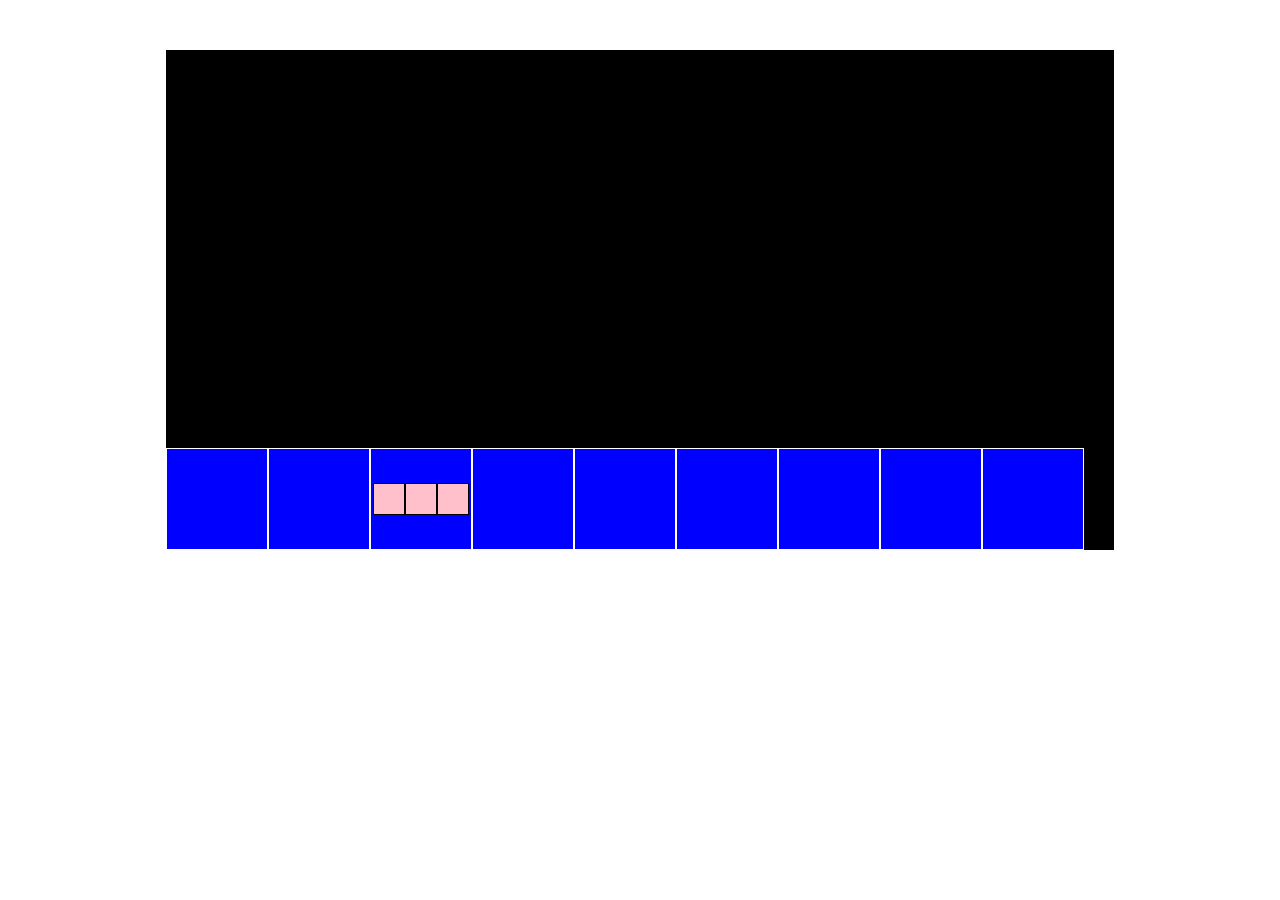
<file: test/index.html>
<!doctype html>
<html lang="en">
  <head>
    <meta charset="utf-8">
    <title>Verkefni 5</title>
    <link href="https://fonts.googleapis.com/css?family=Open+Sans:400,600" rel="stylesheet">
    <link rel="stylesheet" href="test.css">
  </head>

  <body>

    <div class="container">
        <div class="box"></div>
        <div class="box"></div>
        <div class="box">
            <div class="tinybox"></div>
            <div class="tinybox"></div>
            <div class="tinybox"></div>
        </div>
        <div class="box"></div>
        <div class="box"></div>
        <div class="box"></div>
        <div class="box"></div>
        <div class="box"></div>
        <div class="box"></div>
    </div>
    


  </body>
</html>
</file>
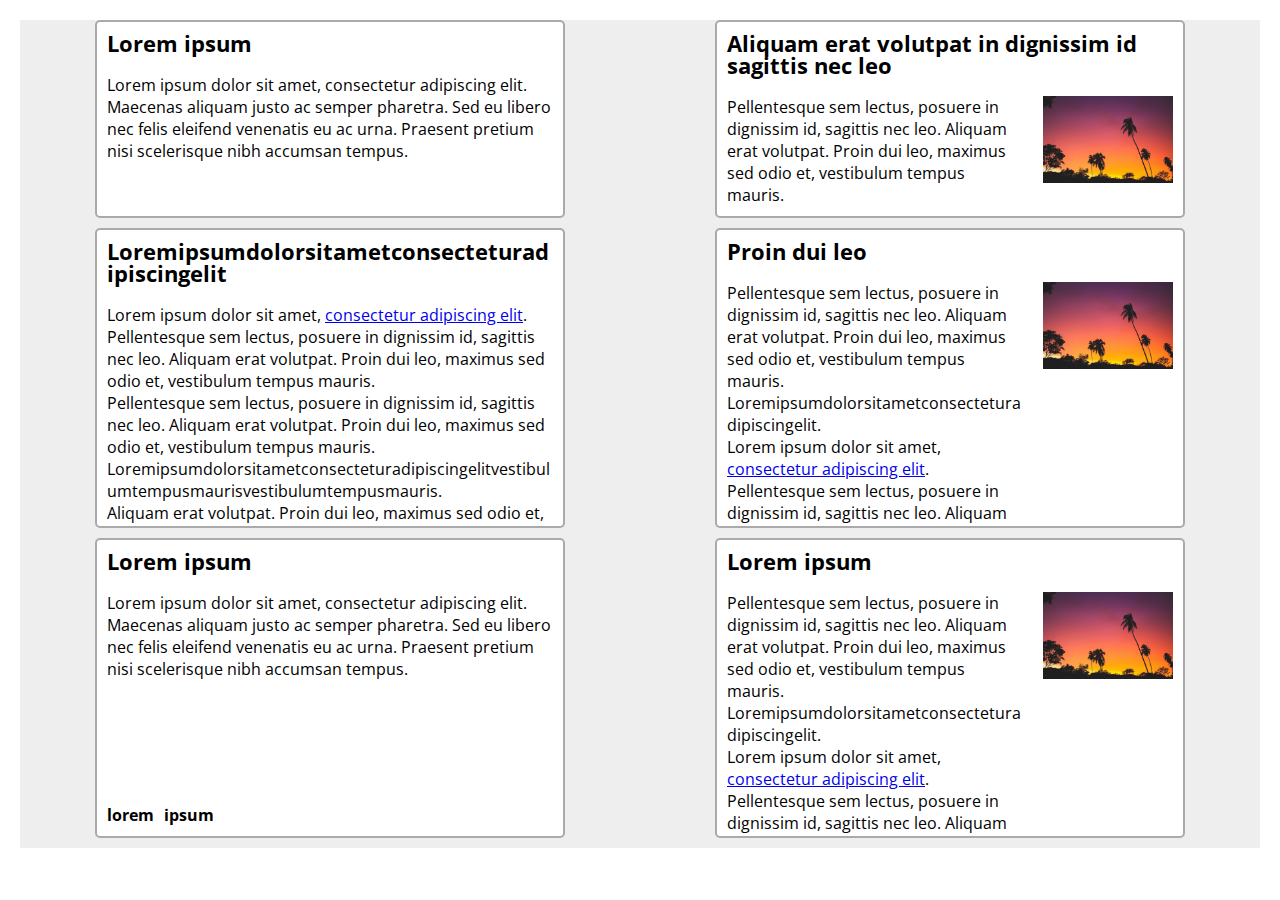
<file: v5-synilausn/index.html>
<!doctype html>
<html lang="en">
  <head>
    <meta charset="utf-8">
    <title>Verkefni 5</title>
    <link href="https://fonts.googleapis.com/css?family=Open+Sans:400,600" rel="stylesheet">
    <link rel="stylesheet" href="styles.css">
  </head>
  <body>
    <main>
      <div class="cards">

        <section class="card">
          <h2 class="card__title">Lorem ipsum</h2>
          <div class="card__content">
            <div class="card__text">
              <p>Lorem ipsum dolor sit amet, consectetur adipiscing elit. Maecenas aliquam justo ac semper pharetra. Sed eu libero nec felis eleifend venenatis eu ac urna. Praesent pretium nisi scelerisque nibh accumsan tempus.</p>
            </div>
          </div>
        </section>

        <section class="card">
          <h2 class="card__title">Aliquam erat volutpat in dignissim id sagittis nec leo</h2>
          <div class="card__content">
            <div class="card__text">
              <p>Pellentesque sem lectus, posuere in dignissim id, sagittis nec leo. Aliquam erat volutpat. Proin dui leo, maximus sed odio et, vestibulum tempus mauris.</p>
            </div>
            <div class="card__image">
              <img class="card__img" src="img.jpg">
            </div>
          </div>
        </section>

        <section class="card">
          <h2 class="card__title">Loremipsumdolorsitametconsecteturadipiscingelit</h2>
          <div class="card__content">
            <div class="card__text">
              <p>Lorem ipsum dolor sit amet, <a href="#">consectetur adipiscing elit</a>. Pellentesque sem lectus, posuere in dignissim id, sagittis nec leo. Aliquam erat volutpat. Proin dui leo, maximus sed odio et, vestibulum tempus mauris.</p>
              <p>Pellentesque sem lectus, posuere in dignissim id, sagittis nec leo. Aliquam erat volutpat. Proin dui leo, maximus sed odio et, vestibulum tempus mauris. Loremipsumdolorsitametconsecteturadipiscingelitvestibulumtempusmaurisvestibulumtempusmauris.</p>
              <p>Aliquam erat volutpat. Proin dui leo, maximus sed odio et, vestibulum tempus mauris.</p>
            </div>
          </div>
        </section>

        <section class="card">
          <h2 class="card__title">Proin dui leo</h2>
          <div class="card__content">
            <div class="card__text">
              <p>Pellentesque sem lectus, posuere in dignissim id, sagittis nec leo. Aliquam erat volutpat. Proin dui leo, maximus sed odio et, vestibulum tempus mauris. Loremipsumdolorsitametconsecteturadipiscingelit.</p>
              <p>Lorem ipsum dolor sit amet, <a href="#">consectetur adipiscing elit</a>. Pellentesque sem lectus, posuere in dignissim id, sagittis nec leo. Aliquam erat volutpat. Proin dui leo, maximus sed odio et, vestibulum tempus mauris.</p>
              <p>Pellentesque sem lectus, posuere in dignissim id, sagittis nec leo. Aliquam erat volutpat. Proin dui leo, maximus sed odio et, vestibulum tempus mauris. Loremipsumdolorsitametconsecteturadipiscingelit.</p>
            </div>
            <div class="card__image">
              <img class="card__img" src="img.jpg">
            </div>
          </div>
        </section>

        <section class="card">
          <h2 class="card__title">Lorem ipsum</h2>
          <div class="card__content">
            <div class="card__text">
              <p>Lorem ipsum dolor sit amet, consectetur adipiscing elit. Maecenas aliquam justo ac semper pharetra. Sed eu libero nec felis eleifend venenatis eu ac urna. Praesent pretium nisi scelerisque nibh accumsan tempus.</p>
            </div>
          </div>
          <ul class="card__tags">
            <li class="card__tag">lorem</li>
            <li class="card__tag">ipsum</li>
          </ul>
        </section>

        <section class="card">
          <h2 class="card__title">Lorem ipsum</h2>
          <div class="card__content">
            <div class="card__text">
              <p>Pellentesque sem lectus, posuere in dignissim id, sagittis nec leo. Aliquam erat volutpat. Proin dui leo, maximus sed odio et, vestibulum tempus mauris. Loremipsumdolorsitametconsecteturadipiscingelit.</p>
              <p>Lorem ipsum dolor sit amet, <a href="#">consectetur adipiscing elit</a>. Pellentesque sem lectus, posuere in dignissim id, sagittis nec leo. Aliquam erat volutpat. Proin dui leo, maximus sed odio et, vestibulum tempus mauris.</p>
              <p>Pellentesque sem lectus, posuere in dignissim id, sagittis nec leo. Aliquam erat volutpat. Proin dui leo, maximus sed odio et, vestibulum tempus mauris. Loremipsumdolorsitametconsecteturadipiscingelit.</p>
            </div>
            <div class="card__image">
              <img class="card__img" src="img.jpg">
            </div>
          </div>
          <ul class="card__tags">
            <li class="card__tag">lorem</li>
            <li class="card__tag">ipsum</li>
            <li class="card__tag">dolor</li>
            <li class="card__tag">foo</li>
            <li class="card__tag">bar</li>
            <li class="card__tag">baz</li>
            <li class="card__tag">lorem-ipsum</li>
            <li class="card__tag">dolor-sit-amet</li>
          </ul>
        </section>

      </div>
    </main>
  </body>
</html>
</file>
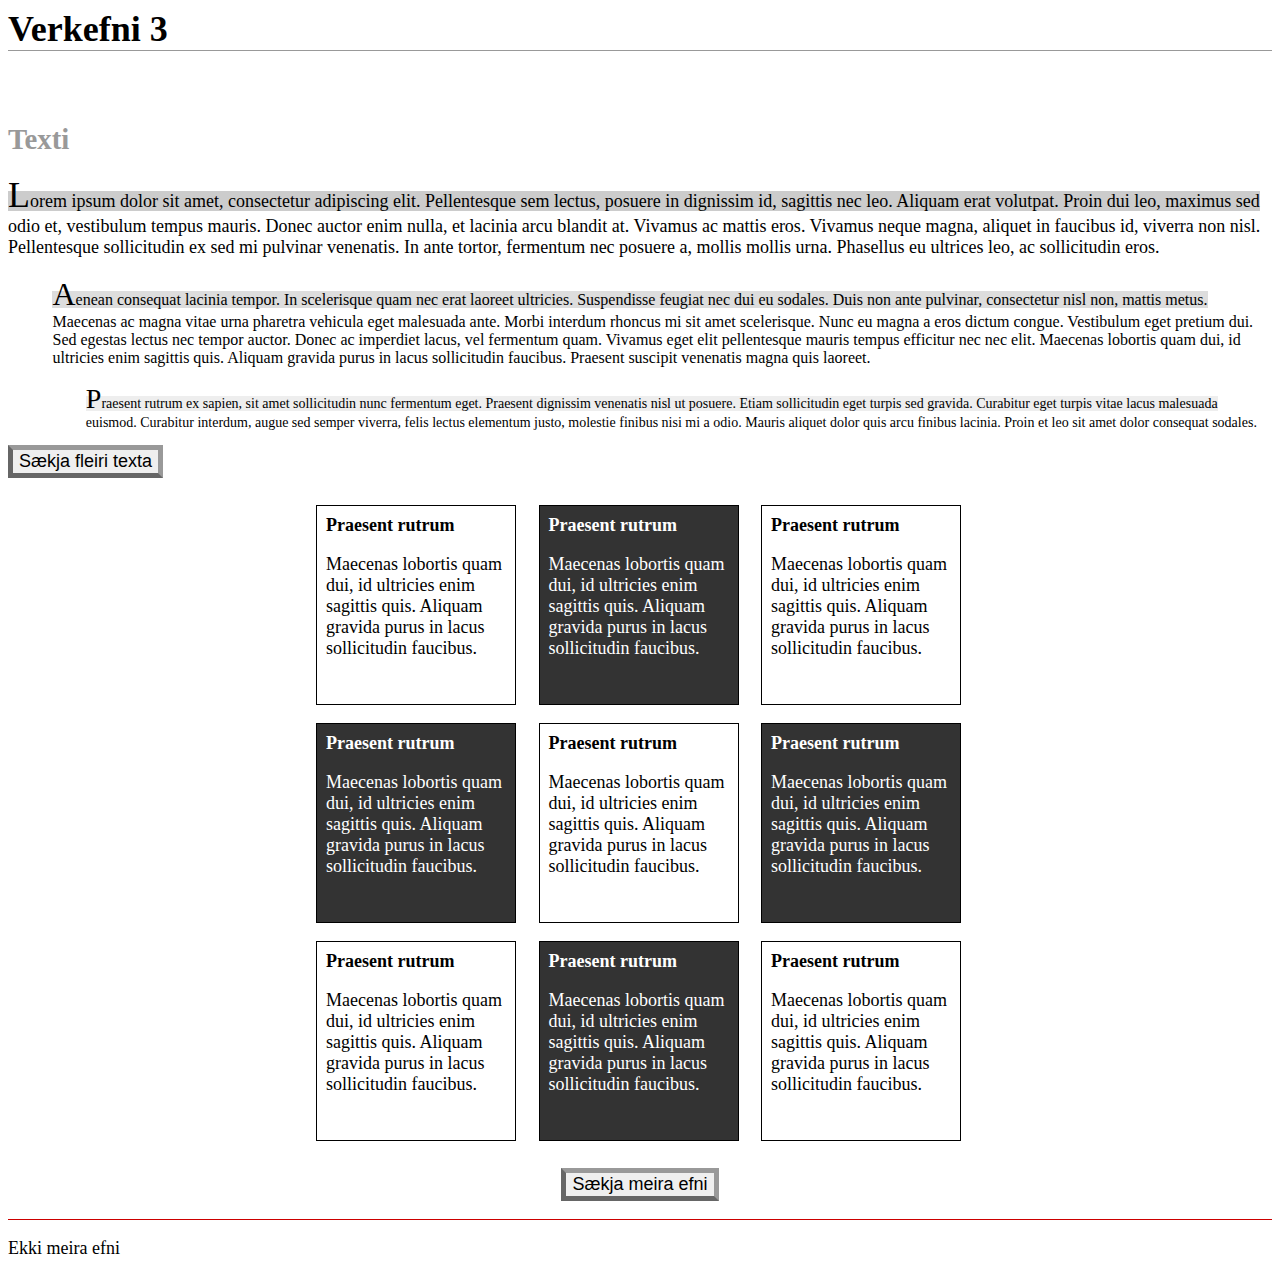
<file: verkefni3/index.html>
<!doctype html>
<html lang="is">
  <head>
    <meta charset="utf-8">
    <title>Verkefni 3</title>
    <link rel="stylesheet" href="styles.css">
  </head>
  <body>
    <main>
      <h1>Verkefni 3</h1>

      <section class="card-text">
        <h2>Texti</h2>

        <p>Lorem ipsum dolor sit amet, consectetur adipiscing elit. Pellentesque sem lectus, posuere in dignissim id, sagittis nec leo. Aliquam erat volutpat. Proin dui leo, maximus sed odio et, vestibulum tempus mauris. Donec auctor enim nulla, et lacinia arcu blandit at. Vivamus ac mattis eros. Vivamus neque magna, aliquet in faucibus id, viverra non nisl. Pellentesque sollicitudin ex sed mi pulvinar venenatis. In ante tortor, fermentum nec posuere a, mollis mollis urna. Phasellus eu ultrices leo, ac sollicitudin eros.</p>

        <p>Aenean consequat lacinia tempor. In scelerisque quam nec erat laoreet ultricies. Suspendisse feugiat nec dui eu sodales. Duis non ante pulvinar, consectetur nisl non, mattis metus. Maecenas ac magna vitae urna pharetra vehicula eget malesuada ante. Morbi interdum rhoncus mi sit amet scelerisque. Nunc eu magna a eros dictum congue. Vestibulum eget pretium dui. Sed egestas lectus nec tempor auctor. Donec ac imperdiet lacus, vel fermentum quam. Vivamus eget elit pellentesque mauris tempus efficitur nec nec elit. Maecenas lobortis quam dui, id ultricies enim sagittis quis. Aliquam gravida purus in lacus sollicitudin faucibus. Praesent suscipit venenatis magna quis laoreet.</p>

        <p>Praesent rutrum ex sapien, sit amet sollicitudin nunc fermentum eget. Praesent dignissim venenatis nisl ut posuere. Etiam sollicitudin eget turpis sed gravida. Curabitur eget turpis vitae lacus malesuada euismod. Curabitur interdum, augue sed semper viverra, felis lectus elementum justo, molestie finibus nisi mi a odio. Mauris aliquet dolor quis arcu finibus lacinia. Proin et leo sit amet dolor consequat sodales.</p>

        <button>Sækja fleiri texta</button>
      </section>

      <section class="card-section">
        <h2>Þessi fyrirsögn á ekki að sjást</h2>

        <div class="cards">
          <div class="card">
            <h3>Praesent rutrum</h3>
            <p>Maecenas lobortis quam dui, id ultricies enim sagittis quis. Aliquam gravida purus in lacus sollicitudin faucibus.</p>
          </div>
          <div class="card">
            <h3>Praesent rutrum</h3>
            <p>Maecenas lobortis quam dui, id ultricies enim sagittis quis. Aliquam gravida purus in lacus sollicitudin faucibus.</p>
          </div>
          <div class="card">
            <h3>Praesent rutrum</h3>
            <p>Maecenas lobortis quam dui, id ultricies enim sagittis quis. Aliquam gravida purus in lacus sollicitudin faucibus.</p>
          </div>
          <div class="card">
            <h3>Praesent rutrum</h3>
            <p>Maecenas lobortis quam dui, id ultricies enim sagittis quis. Aliquam gravida purus in lacus sollicitudin faucibus.</p>
          </div>
          <div class="card">
            <h3>Praesent rutrum</h3>
            <p>Maecenas lobortis quam dui, id ultricies enim sagittis quis. Aliquam gravida purus in lacus sollicitudin faucibus.</p>
          </div>
          <div class="card">
            <h3>Praesent rutrum</h3>
            <p>Maecenas lobortis quam dui, id ultricies enim sagittis quis. Aliquam gravida purus in lacus sollicitudin faucibus.</p>
          </div>
          <div class="card">
            <h3>Praesent rutrum</h3>
            <p>Maecenas lobortis quam dui, id ultricies enim sagittis quis. Aliquam gravida purus in lacus sollicitudin faucibus.</p>
          </div>
          <div class="card">
            <h3>Praesent rutrum</h3>
            <p>Maecenas lobortis quam dui, id ultricies enim sagittis quis. Aliquam gravida purus in lacus sollicitudin faucibus.</p>
          </div>
          <div class="card">
            <h3>Praesent rutrum</h3>
            <p>Maecenas lobortis quam dui, id ultricies enim sagittis quis. Aliquam gravida purus in lacus sollicitudin faucibus.</p>
          </div>
          <button>Sækja meira efni</button>
        </div>
      </section>
    </main>
  </body>
</html>
</file>
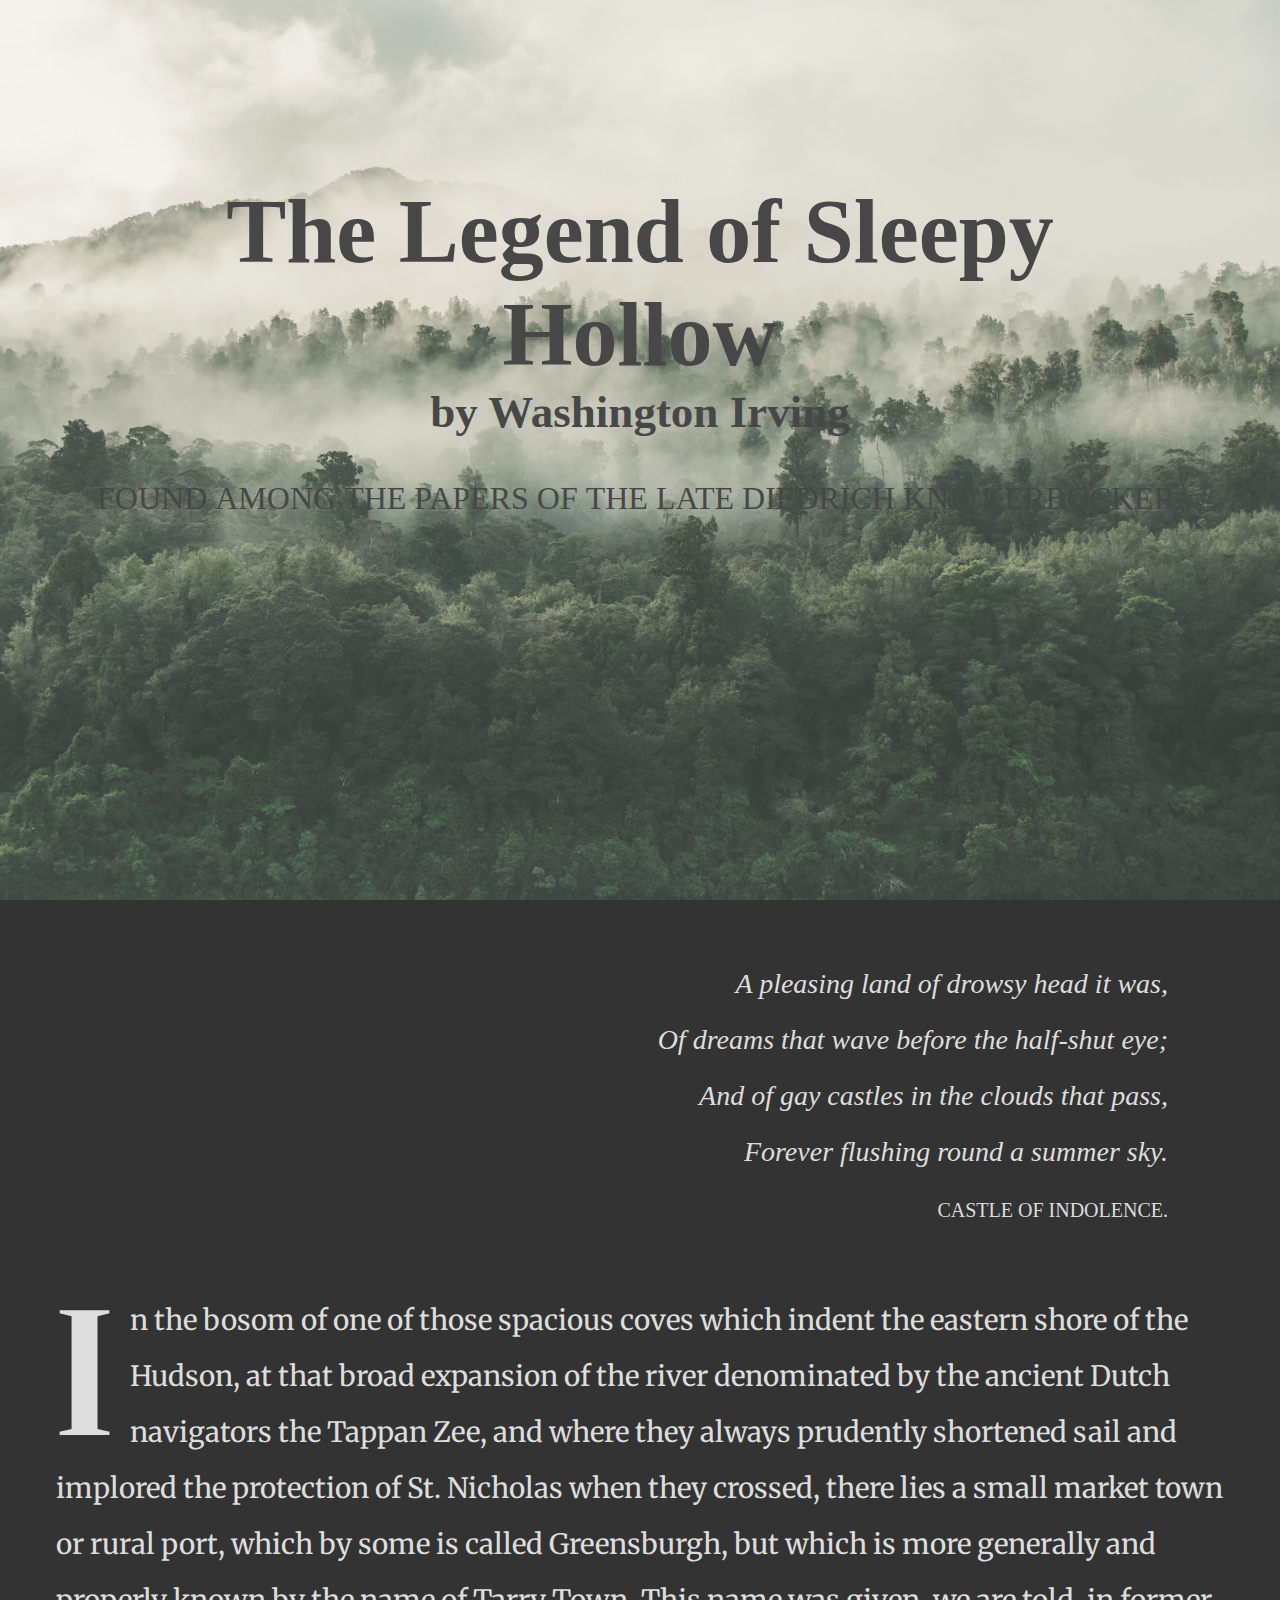
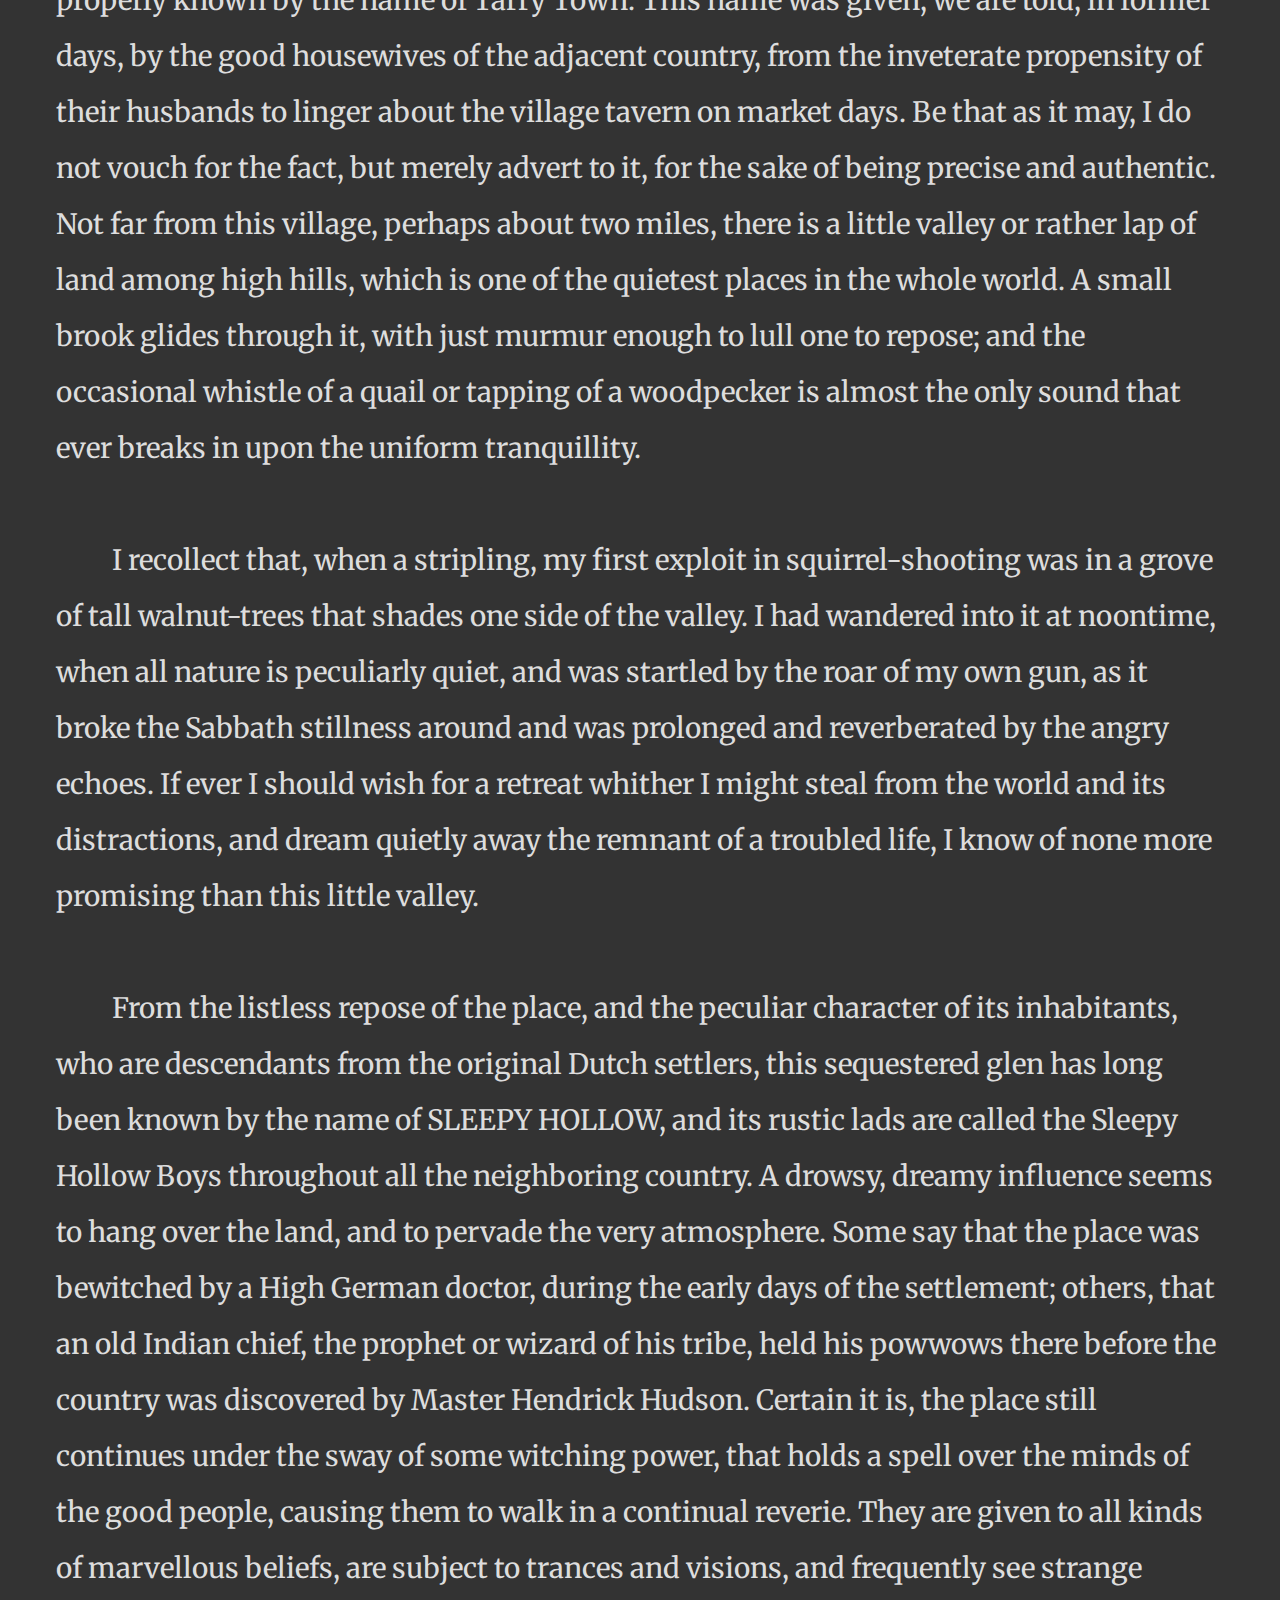
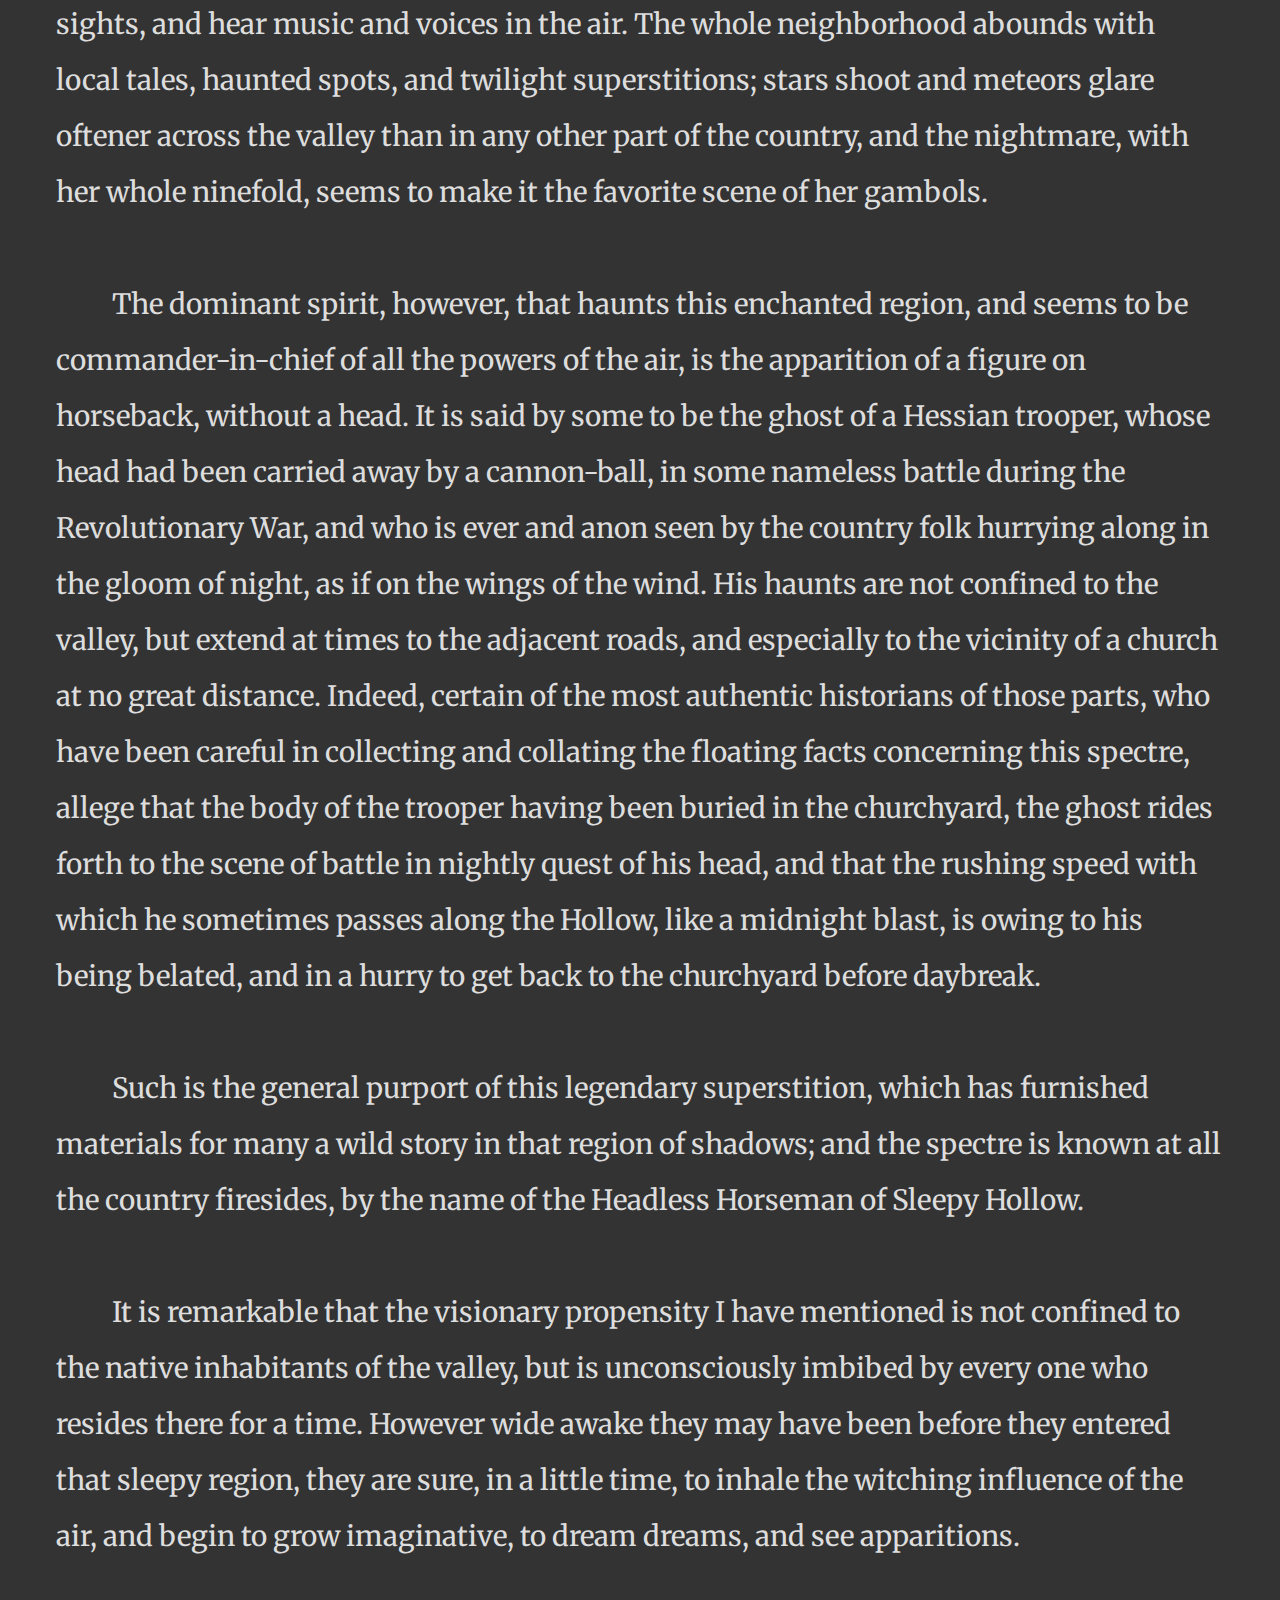
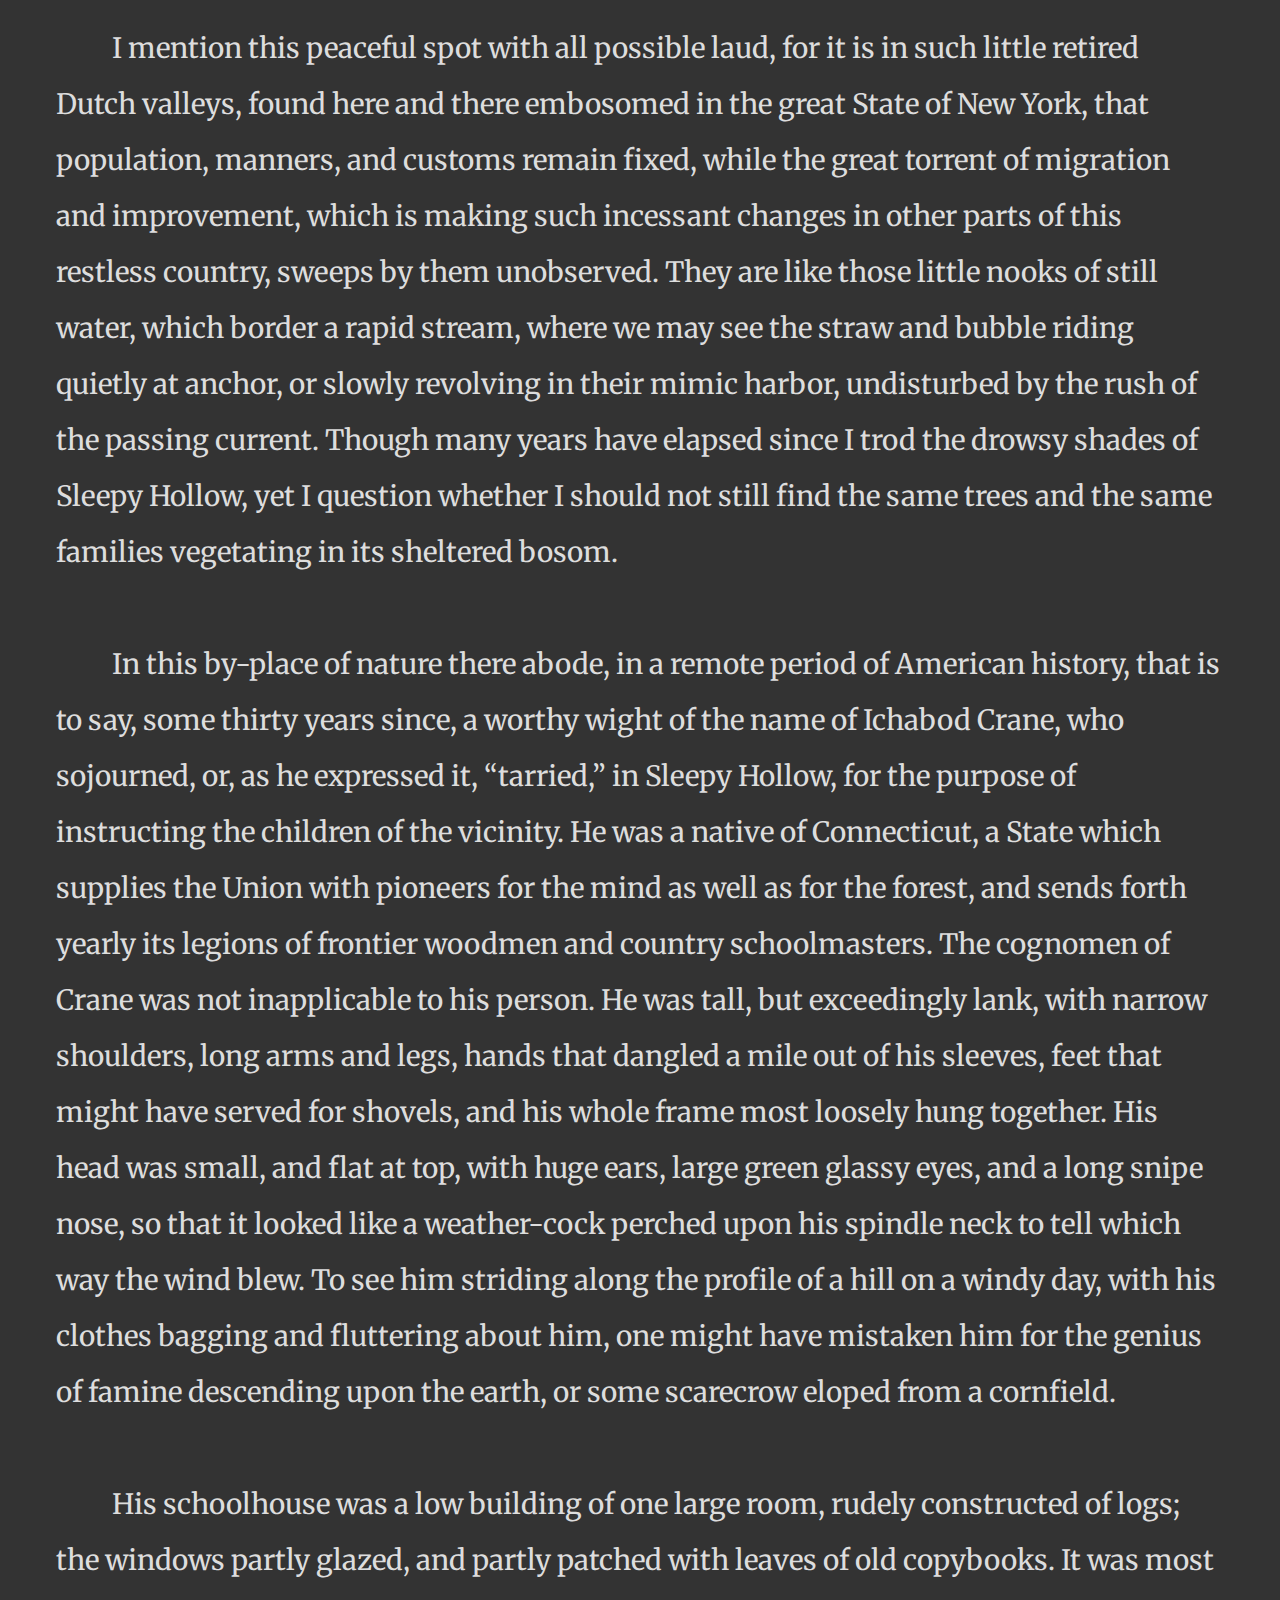
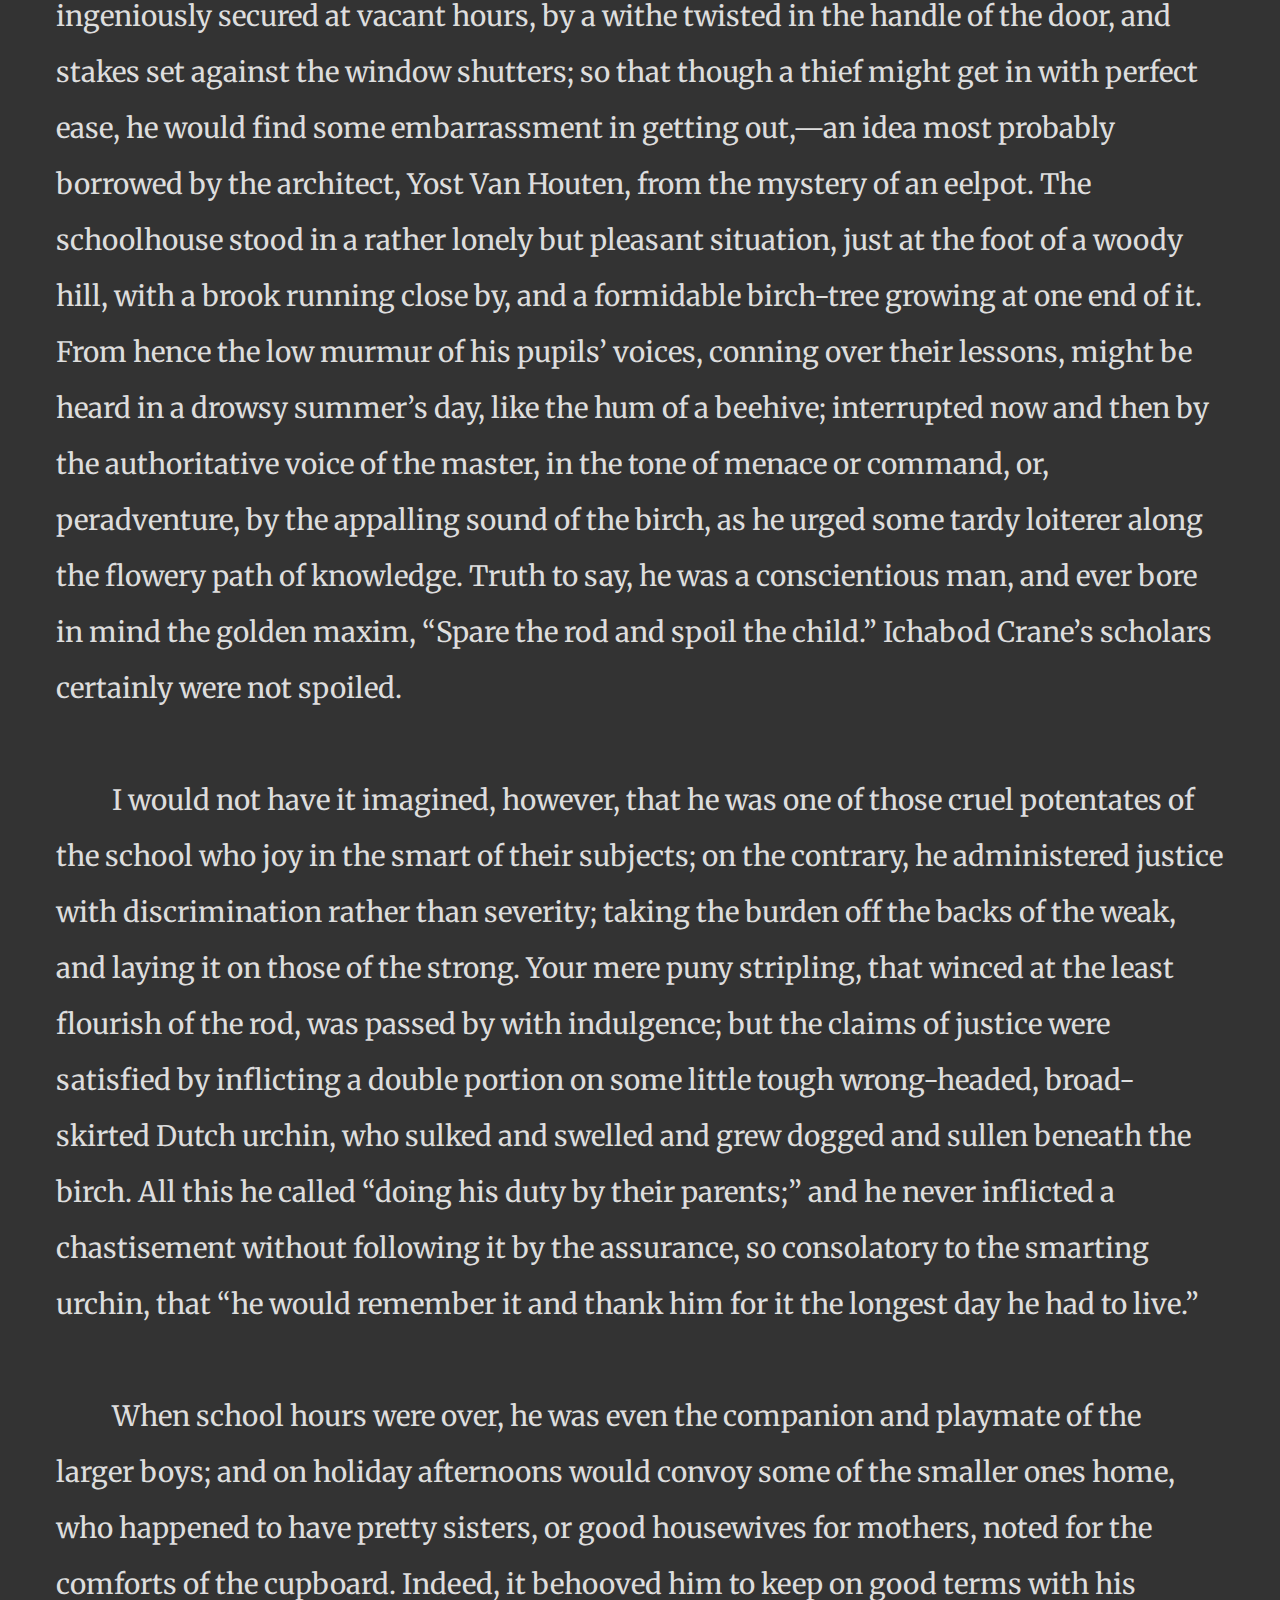
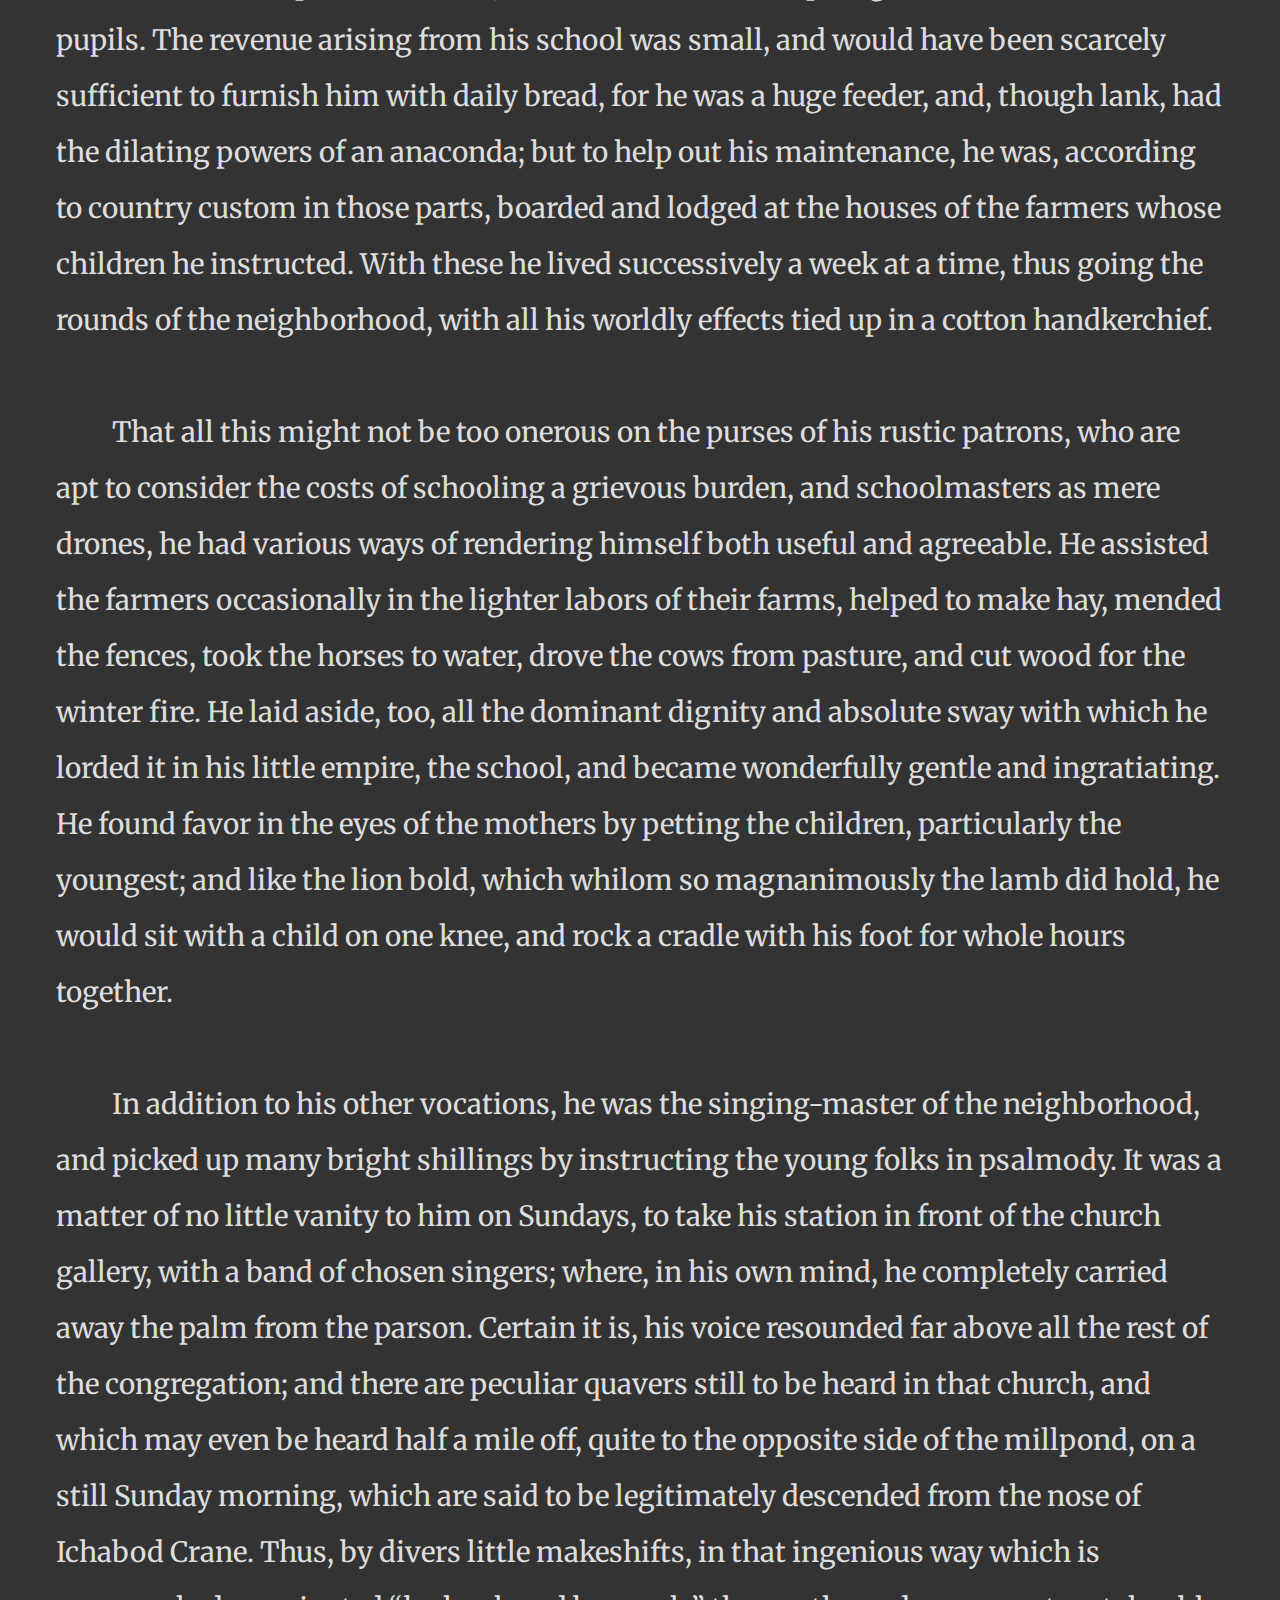
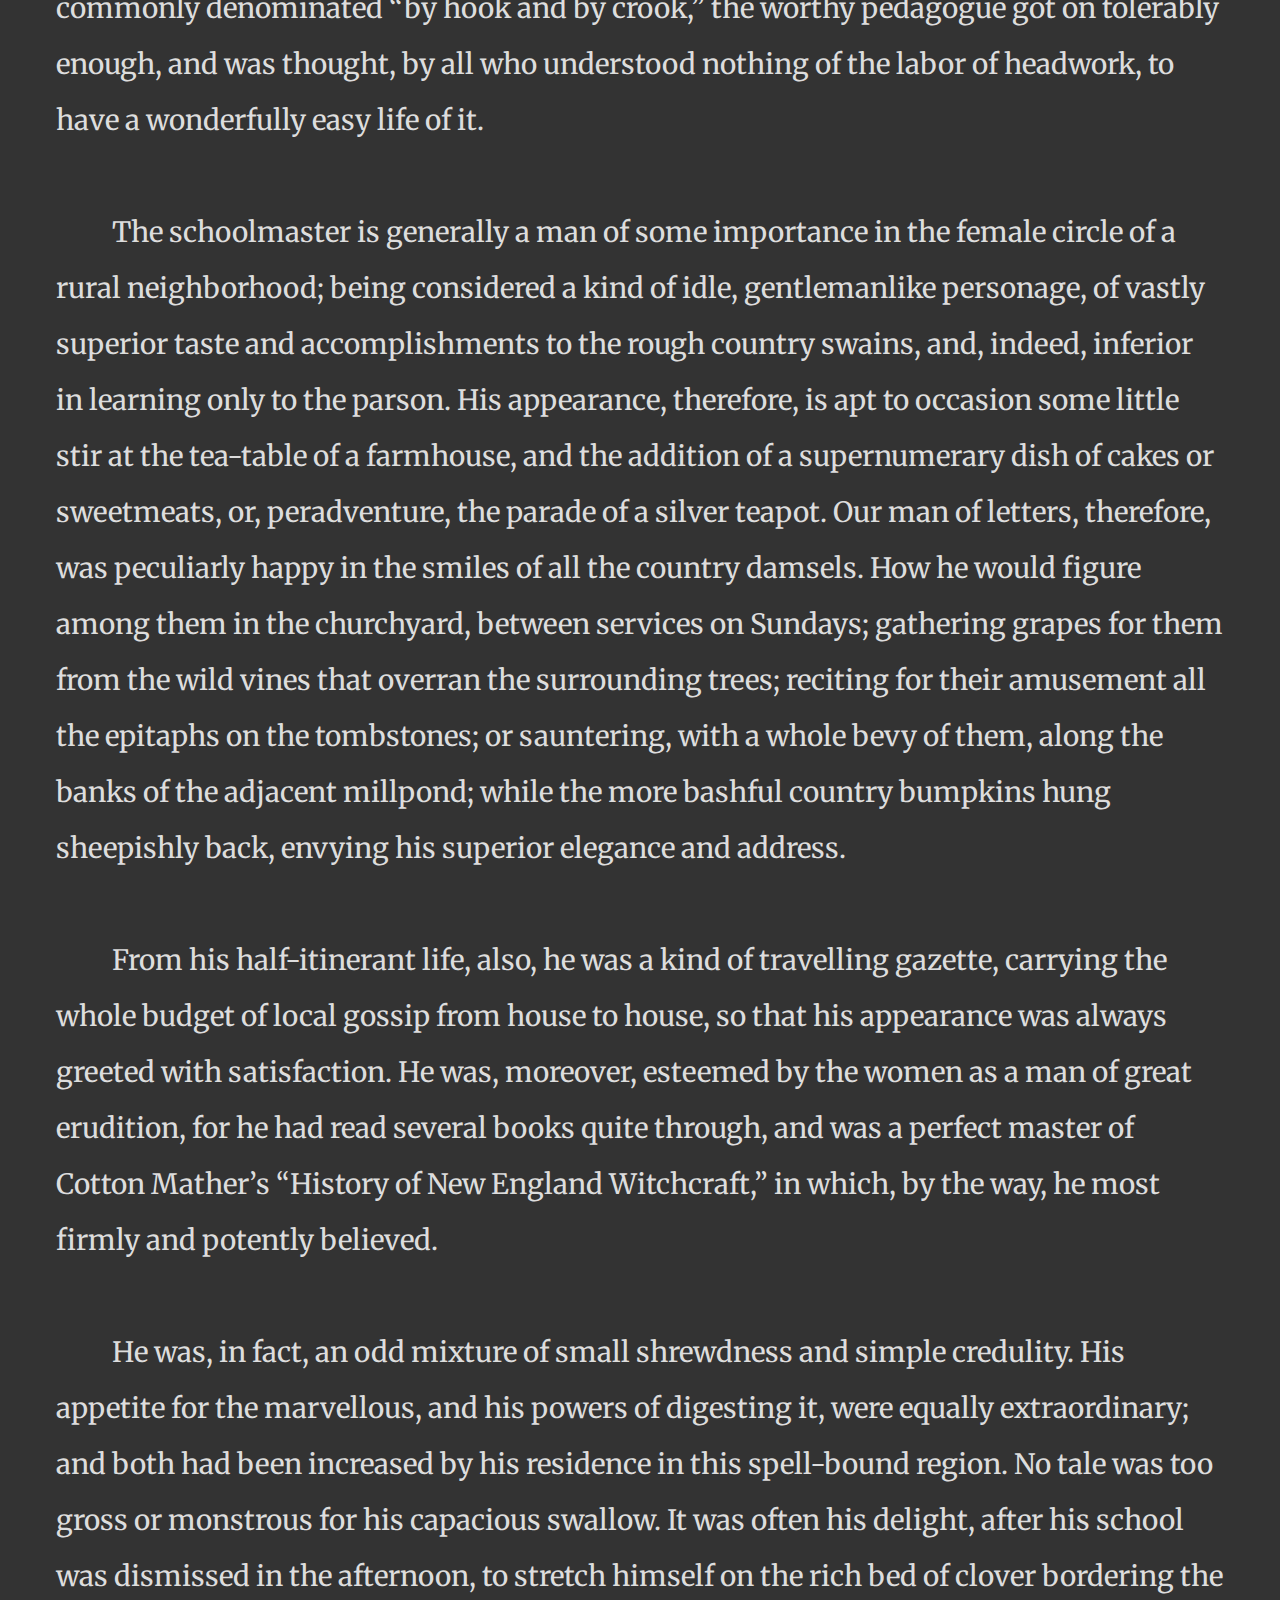
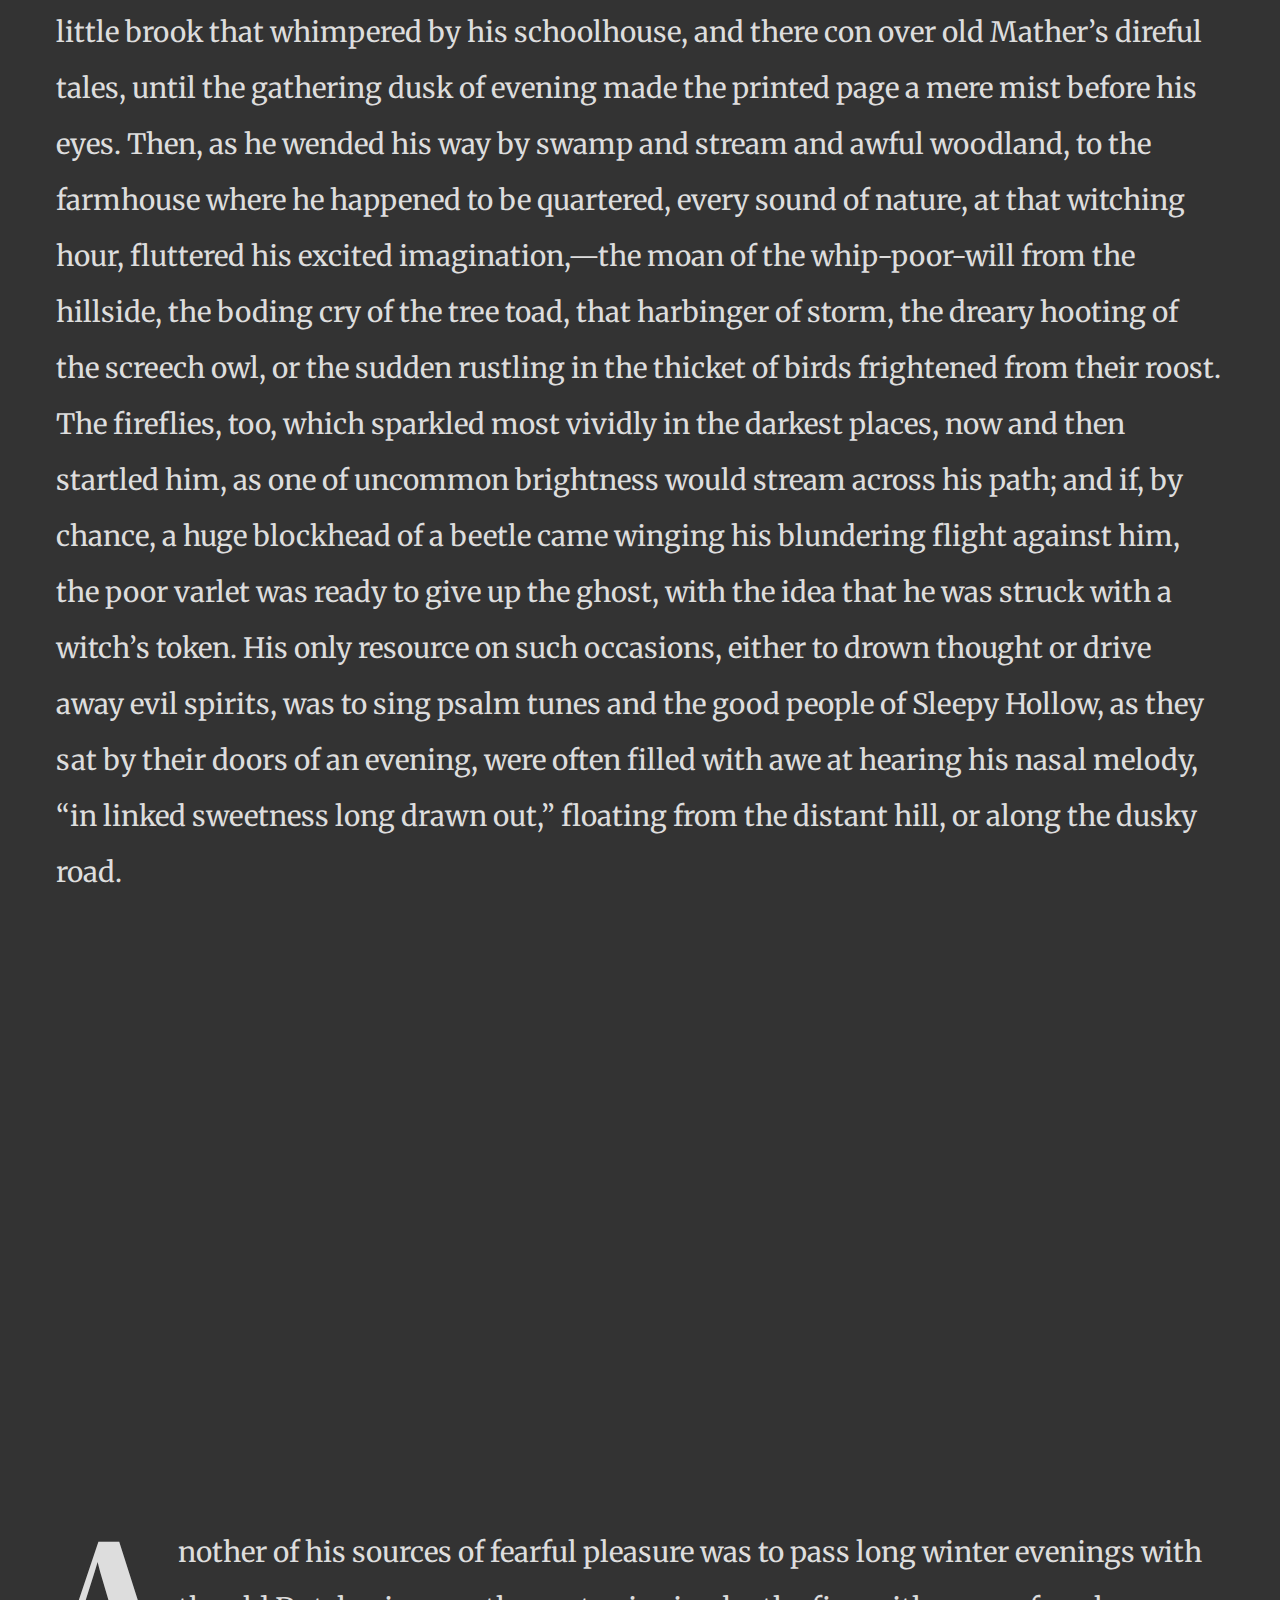
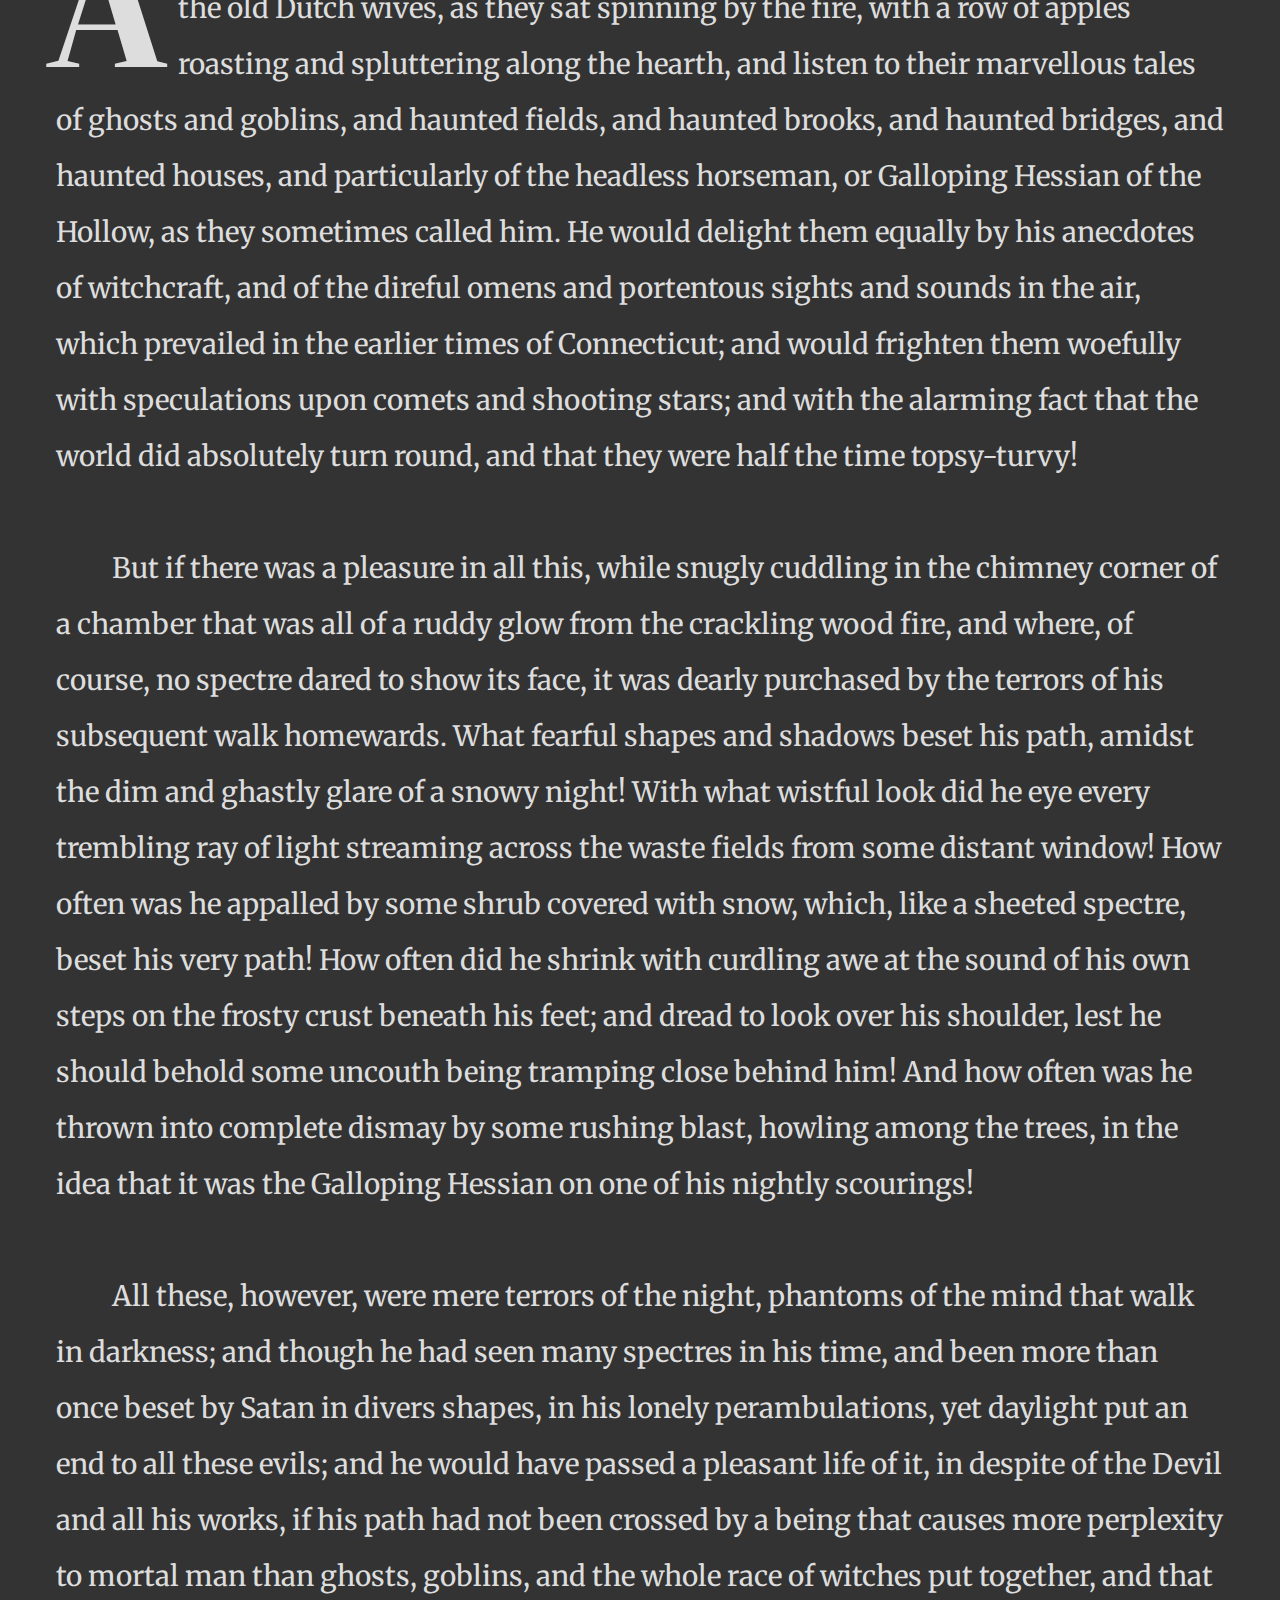
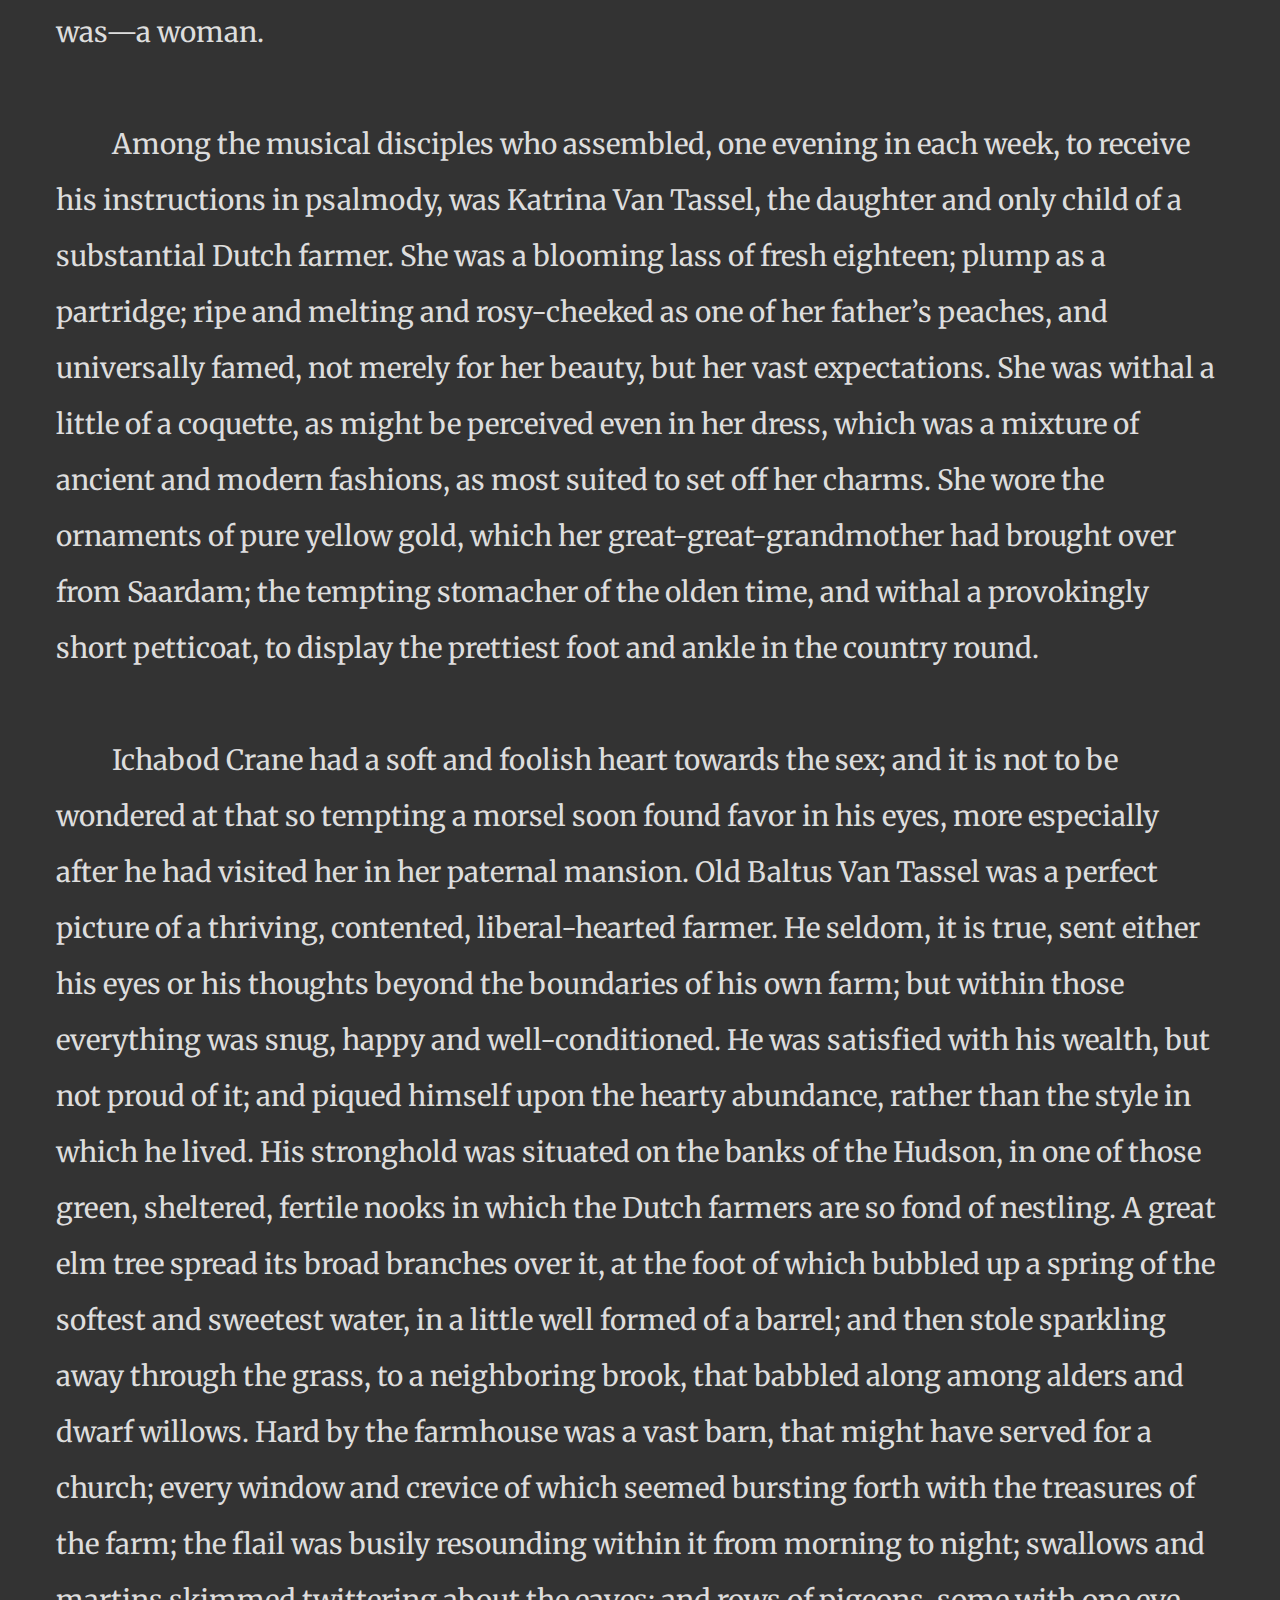
<file: verkefni4/index.html>
<!doctype html>
<html lang="en">
  <head>
    <meta charset="utf-8">
    <title>Verkefni 4</title>
    <link href="https://fonts.googleapis.com/css?family=IM+Fell+DW+Pica|Merriweather:400,400i,700" rel="stylesheet">
    <link rel="stylesheet" href="styles.css">
  </head>
  <body>

    <header>
        <div class="protection"></div>
        <h1>The Legend of Sleepy Hollow</h1>
        <h2>by Washington Irving</h2>
        <p>Found among the papers of the late Diedrich Knickerbocker.</p>
    </header>

    <main>

    <blockquote>
      A pleasing land of drowsy head it was,<br>
        Of dreams that wave before the half-shut eye;<br>
      And of gay castles in the clouds that pass,<br>
        Forever flushing round a summer sky.<br>
      <cite>Castle of Indolence.</cite>
    </blockquote>


    <section>

    <div class="content">

    <p>In the bosom of one of those spacious coves which indent the eastern shore of the Hudson, at that broad expansion of the river denominated by the ancient Dutch navigators the Tappan Zee, and where they always prudently shortened sail and implored the protection of St. Nicholas when they crossed, there lies a small market town or rural port, which by some is called Greensburgh, but which is more generally and properly known by the name of Tarry Town. This name was given, we are told, in former days, by the good housewives of the adjacent country, from the inveterate propensity of their husbands to linger about the village tavern on market days. Be that as it may, I do not vouch for the fact, but merely advert to it, for the sake of being precise and authentic. Not far from this village, perhaps about two miles, there is a little valley or rather lap of land among high hills, which is one of the quietest places in the whole world. A small brook glides through it, with just murmur enough to lull one to repose; and the occasional whistle of a quail or tapping of a woodpecker is almost the only sound that ever breaks in upon the uniform tranquillity.</p>

    <p>I recollect that, when a stripling, my first exploit in squirrel-shooting was in a grove of tall walnut-trees that shades one side of the valley. I had wandered into it at noontime, when all nature is peculiarly quiet, and was startled by the roar of my own gun, as it broke the Sabbath stillness around and was prolonged and reverberated by the angry echoes. If ever I should wish for a retreat whither I might steal from the world and its distractions, and dream quietly away the remnant of a troubled life, I know of none more promising than this little valley.</p>

    <p>From the listless repose of the place, and the peculiar character of its inhabitants, who are descendants from the original Dutch settlers, this sequestered glen has long been known by the name of SLEEPY HOLLOW, and its rustic lads are called the Sleepy Hollow Boys throughout all the neighboring country. A drowsy, dreamy influence seems to hang over the land, and to pervade the very atmosphere. Some say that the place was bewitched by a High German doctor, during the early days of the settlement; others, that an old Indian chief, the prophet or wizard of his tribe, held his powwows there before the country was discovered by Master Hendrick Hudson. Certain it is, the place still continues under the sway of some witching power, that holds a spell over the minds of the good people, causing them to walk in a continual reverie. They are given to all kinds of marvellous beliefs, are subject to trances and visions, and frequently see strange sights, and hear music and voices in the air. The whole neighborhood abounds with local tales, haunted spots, and twilight superstitions; stars shoot and meteors glare oftener across the valley than in any other part of the country, and the nightmare, with her whole ninefold, seems to make it the favorite scene of her gambols.</p>

    <p>The dominant spirit, however, that haunts this enchanted region, and seems to be commander-in-chief of all the powers of the air, is the apparition of a figure on horseback, without a head. It is said by some to be the ghost of a Hessian trooper, whose head had been carried away by a cannon-ball, in some nameless battle during the Revolutionary War, and who is ever and anon seen by the country folk hurrying along in the gloom of night, as if on the wings of the wind. His haunts are not confined to the valley, but extend at times to the adjacent roads, and especially to the vicinity of a church at no great distance. Indeed, certain of the most authentic historians of those parts, who have been careful in collecting and collating the floating facts concerning this spectre, allege that the body of the trooper having been buried in the churchyard, the ghost rides forth to the scene of battle in nightly quest of his head, and that the rushing speed with which he sometimes passes along the Hollow, like a midnight blast, is owing to his being belated, and in a hurry to get back to the churchyard before daybreak.</p>

    <p>Such is the general purport of this legendary superstition, which has furnished materials for many a wild story in that region of shadows; and the spectre is known at all the country firesides, by the name of the Headless Horseman of Sleepy Hollow.</p>

    <p>It is remarkable that the visionary propensity I have mentioned is not confined to the native inhabitants of the valley, but is unconsciously imbibed by every one who resides there for a time. However wide awake they may have been before they entered that sleepy region, they are sure, in a little time, to inhale the witching influence of the air, and begin to grow imaginative, to dream dreams, and see apparitions.</p>

    <p>I mention this peaceful spot with all possible laud, for it is in such little retired Dutch valleys, found here and there embosomed in the great State of New York, that population, manners, and customs remain fixed, while the great torrent of migration and improvement, which is making such incessant changes in other parts of this restless country, sweeps by them unobserved. They are like those little nooks of still water, which border a rapid stream, where we may see the straw and bubble riding quietly at anchor, or slowly revolving in their mimic harbor, undisturbed by the rush of the passing current. Though many years have elapsed since I trod the drowsy shades of Sleepy Hollow, yet I question whether I should not still find the same trees and the same families vegetating in its sheltered bosom.</p>

    <p>In this by-place of nature there abode, in a remote period of American history, that is to say, some thirty years since, a worthy wight of the name of Ichabod Crane, who sojourned, or, as he expressed it, “tarried,” in Sleepy Hollow, for the purpose of instructing the children of the vicinity. He was a native of Connecticut, a State which supplies the Union with pioneers for the mind as well as for the forest, and sends forth yearly its legions of frontier woodmen and country schoolmasters. The cognomen of Crane was not inapplicable to his person. He was tall, but exceedingly lank, with narrow shoulders, long arms and legs, hands that dangled a mile out of his sleeves, feet that might have served for shovels, and his whole frame most loosely hung together. His head was small, and flat at top, with huge ears, large green glassy eyes, and a long snipe nose, so that it looked like a weather-cock perched upon his spindle neck to tell which way the wind blew. To see him striding along the profile of a hill on a windy day, with his clothes bagging and fluttering about him, one might have mistaken him for the genius of famine descending upon the earth, or some scarecrow eloped from a cornfield.</p>

    <p>His schoolhouse was a low building of one large room, rudely constructed of logs; the windows partly glazed, and partly patched with leaves of old copybooks. It was most ingeniously secured at vacant hours, by a withe twisted in the handle of the door, and stakes set against the window shutters; so that though a thief might get in with perfect ease, he would find some embarrassment in getting out,—an idea most probably borrowed by the architect, Yost Van Houten, from the mystery of an eelpot. The schoolhouse stood in a rather lonely but pleasant situation, just at the foot of a woody hill, with a brook running close by, and a formidable birch-tree growing at one end of it. From hence the low murmur of his pupils’ voices, conning over their lessons, might be heard in a drowsy summer’s day, like the hum of a beehive; interrupted now and then by the authoritative voice of the master, in the tone of menace or command, or, peradventure, by the appalling sound of the birch, as he urged some tardy loiterer along the flowery path of knowledge. Truth to say, he was a conscientious man, and ever bore in mind the golden maxim, “Spare the rod and spoil the child.” Ichabod Crane’s scholars certainly were not spoiled.</p>

    <p>I would not have it imagined, however, that he was one of those cruel potentates of the school who joy in the smart of their subjects; on the contrary, he administered justice with discrimination rather than severity; taking the burden off the backs of the weak, and laying it on those of the strong. Your mere puny stripling, that winced at the least flourish of the rod, was passed by with indulgence; but the claims of justice were satisfied by inflicting a double portion on some little tough wrong-headed, broad-skirted Dutch urchin, who sulked and swelled and grew dogged and sullen beneath the birch. All this he called “doing his duty by their parents;” and he never inflicted a chastisement without following it by the assurance, so consolatory to the smarting urchin, that “he would remember it and thank him for it the longest day he had to live.”</p>

    <p>When school hours were over, he was even the companion and playmate of the larger boys; and on holiday afternoons would convoy some of the smaller ones home, who happened to have pretty sisters, or good housewives for mothers, noted for the comforts of the cupboard. Indeed, it behooved him to keep on good terms with his pupils. The revenue arising from his school was small, and would have been scarcely sufficient to furnish him with daily bread, for he was a huge feeder, and, though lank, had the dilating powers of an anaconda; but to help out his maintenance, he was, according to country custom in those parts, boarded and lodged at the houses of the farmers whose children he instructed. With these he lived successively a week at a time, thus going the rounds of the neighborhood, with all his worldly effects tied up in a cotton handkerchief.</p>

    <p>That all this might not be too onerous on the purses of his rustic patrons, who are apt to consider the costs of schooling a grievous burden, and schoolmasters as mere drones, he had various ways of rendering himself both useful and agreeable. He assisted the farmers occasionally in the lighter labors of their farms, helped to make hay, mended the fences, took the horses to water, drove the cows from pasture, and cut wood for the winter fire. He laid aside, too, all the dominant dignity and absolute sway with which he lorded it in his little empire, the school, and became wonderfully gentle and ingratiating. He found favor in the eyes of the mothers by petting the children, particularly the youngest; and like the lion bold, which whilom so magnanimously the lamb did hold, he would sit with a child on one knee, and rock a cradle with his foot for whole hours together.</p>

    <p>In addition to his other vocations, he was the singing-master of the neighborhood, and picked up many bright shillings by instructing the young folks in psalmody. It was a matter of no little vanity to him on Sundays, to take his station in front of the church gallery, with a band of chosen singers; where, in his own mind, he completely carried away the palm from the parson. Certain it is, his voice resounded far above all the rest of the congregation; and there are peculiar quavers still to be heard in that church, and which may even be heard half a mile off, quite to the opposite side of the millpond, on a still Sunday morning, which are said to be legitimately descended from the nose of Ichabod Crane. Thus, by divers little makeshifts, in that ingenious way which is commonly denominated “by hook and by crook,” the worthy pedagogue got on tolerably enough, and was thought, by all who understood nothing of the labor of headwork, to have a wonderfully easy life of it.</p>

    <p>The schoolmaster is generally a man of some importance in the female circle of a rural neighborhood; being considered a kind of idle, gentlemanlike personage, of vastly superior taste and accomplishments to the rough country swains, and, indeed, inferior in learning only to the parson. His appearance, therefore, is apt to occasion some little stir at the tea-table of a farmhouse, and the addition of a supernumerary dish of cakes or sweetmeats, or, peradventure, the parade of a silver teapot. Our man of letters, therefore, was peculiarly happy in the smiles of all the country damsels. How he would figure among them in the churchyard, between services on Sundays; gathering grapes for them from the wild vines that overran the surrounding trees; reciting for their amusement all the epitaphs on the tombstones; or sauntering, with a whole bevy of them, along the banks of the adjacent millpond; while the more bashful country bumpkins hung sheepishly back, envying his superior elegance and address.</p>

    <p>From his half-itinerant life, also, he was a kind of travelling gazette, carrying the whole budget of local gossip from house to house, so that his appearance was always greeted with satisfaction. He was, moreover, esteemed by the women as a man of great erudition, for he had read several books quite through, and was a perfect master of Cotton Mather’s “History of New England Witchcraft,” in which, by the way, he most firmly and potently believed.</p>

    <p>He was, in fact, an odd mixture of small shrewdness and simple credulity. His appetite for the marvellous, and his powers of digesting it, were equally extraordinary; and both had been increased by his residence in this spell-bound region. No tale was too gross or monstrous for his capacious swallow. It was often his delight, after his school was dismissed in the afternoon, to stretch himself on the rich bed of clover bordering the little brook that whimpered by his schoolhouse, and there con over old Mather’s direful tales, until the gathering dusk of evening made the printed page a mere mist before his eyes. Then, as he wended his way by swamp and stream and awful woodland, to the farmhouse where he happened to be quartered, every sound of nature, at that witching hour, fluttered his excited imagination,—the moan of the whip-poor-will from the hillside, the boding cry of the tree toad, that harbinger of storm, the dreary hooting of the screech owl, or the sudden rustling in the thicket of birds frightened from their roost. The fireflies, too, which sparkled most vividly in the darkest places, now and then startled him, as one of uncommon brightness would stream across his path; and if, by chance, a huge blockhead of a beetle came winging his blundering flight against him, the poor varlet was ready to give up the ghost, with the idea that he was struck with a witch’s token. His only resource on such occasions, either to drown thought or drive away evil spirits, was to sing psalm tunes and the good people of Sleepy Hollow, as they sat by their doors of an evening, were often filled with awe at hearing his nasal melody, “in linked sweetness long drawn out,” floating from the distant hill, or along the dusky road.</p>

    </div>

    <hr class="seperator seperator-one">

    <div class="content">

    <p>Another of his sources of fearful pleasure was to pass long winter evenings with the old Dutch wives, as they sat spinning by the fire, with a row of apples roasting and spluttering along the hearth, and listen to their marvellous tales of ghosts and goblins, and haunted fields, and haunted brooks, and haunted bridges, and haunted houses, and particularly of the headless horseman, or Galloping Hessian of the Hollow, as they sometimes called him. He would delight them equally by his anecdotes of witchcraft, and of the direful omens and portentous sights and sounds in the air, which prevailed in the earlier times of Connecticut; and would frighten them woefully with speculations upon comets and shooting stars; and with the alarming fact that the world did absolutely turn round, and that they were half the time topsy-turvy!</p>

    <p>But if there was a pleasure in all this, while snugly cuddling in the chimney corner of a chamber that was all of a ruddy glow from the crackling wood fire, and where, of course, no spectre dared to show its face, it was dearly purchased by the terrors of his subsequent walk homewards. What fearful shapes and shadows beset his path, amidst the dim and ghastly glare of a snowy night! With what wistful look did he eye every trembling ray of light streaming across the waste fields from some distant window! How often was he appalled by some shrub covered with snow, which, like a sheeted spectre, beset his very path! How often did he shrink with curdling awe at the sound of his own steps on the frosty crust beneath his feet; and dread to look over his shoulder, lest he should behold some uncouth being tramping close behind him! And how often was he thrown into complete dismay by some rushing blast, howling among the trees, in the idea that it was the Galloping Hessian on one of his nightly scourings!</p>

    <p>All these, however, were mere terrors of the night, phantoms of the mind that walk in darkness; and though he had seen many spectres in his time, and been more than once beset by Satan in divers shapes, in his lonely perambulations, yet daylight put an end to all these evils; and he would have passed a pleasant life of it, in despite of the Devil and all his works, if his path had not been crossed by a being that causes more perplexity to mortal man than ghosts, goblins, and the whole race of witches put together, and that was—a woman.</p>

    <p>Among the musical disciples who assembled, one evening in each week, to receive his instructions in psalmody, was Katrina Van Tassel, the daughter and only child of a substantial Dutch farmer. She was a blooming lass of fresh eighteen; plump as a partridge; ripe and melting and rosy-cheeked as one of her father’s peaches, and universally famed, not merely for her beauty, but her vast expectations. She was withal a little of a coquette, as might be perceived even in her dress, which was a mixture of ancient and modern fashions, as most suited to set off her charms. She wore the ornaments of pure yellow gold, which her great-great-grandmother had brought over from Saardam; the tempting stomacher of the olden time, and withal a provokingly short petticoat, to display the prettiest foot and ankle in the country round.</p>

    <p>Ichabod Crane had a soft and foolish heart towards the sex; and it is not to be wondered at that so tempting a morsel soon found favor in his eyes, more especially after he had visited her in her paternal mansion. Old Baltus Van Tassel was a perfect picture of a thriving, contented, liberal-hearted farmer. He seldom, it is true, sent either his eyes or his thoughts beyond the boundaries of his own farm; but within those everything was snug, happy and well-conditioned. He was satisfied with his wealth, but not proud of it; and piqued himself upon the hearty abundance, rather than the style in which he lived. His stronghold was situated on the banks of the Hudson, in one of those green, sheltered, fertile nooks in which the Dutch farmers are so fond of nestling. A great elm tree spread its broad branches over it, at the foot of which bubbled up a spring of the softest and sweetest water, in a little well formed of a barrel; and then stole sparkling away through the grass, to a neighboring brook, that babbled along among alders and dwarf willows. Hard by the farmhouse was a vast barn, that might have served for a church; every window and crevice of which seemed bursting forth with the treasures of the farm; the flail was busily resounding within it from morning to night; swallows and martins skimmed twittering about the eaves; and rows of pigeons, some with one eye turned up, as if watching the weather, some with their heads under their wings or buried in their bosoms, and others swelling, and cooing, and bowing about their dames, were enjoying the sunshine on the roof. Sleek unwieldy porkers were grunting in the repose and abundance of their pens, from whence sallied forth, now and then, troops of sucking pigs, as if to snuff the air. A stately squadron of snowy geese were riding in an adjoining pond, convoying whole fleets of ducks; regiments of turkeys were gobbling through the farmyard, and Guinea fowls fretting about it, like ill-tempered housewives, with their peevish, discontented cry. Before the barn door strutted the gallant cock, that pattern of a husband, a warrior and a fine gentleman, clapping his burnished wings and crowing in the pride and gladness of his heart,—sometimes tearing up the earth with his feet, and then generously calling his ever-hungry family of wives and children to enjoy the rich morsel which he had discovered.</p>

    <p>The pedagogue’s mouth watered as he looked upon this sumptuous promise of luxurious winter fare. In his devouring mind’s eye, he pictured to himself every roasting-pig running about with a pudding in his belly, and an apple in his mouth; the pigeons were snugly put to bed in a comfortable pie, and tucked in with a coverlet of crust; the geese were swimming in their own gravy; and the ducks pairing cosily in dishes, like snug married couples, with a decent competency of onion sauce. In the porkers he saw carved out the future sleek side of bacon, and juicy relishing ham; not a turkey but he beheld daintily trussed up, with its gizzard under its wing, and, peradventure, a necklace of savory sausages; and even bright chanticleer himself lay sprawling on his back, in a side dish, with uplifted claws, as if craving that quarter which his chivalrous spirit disdained to ask while living.</p>

    <p>As the enraptured Ichabod fancied all this, and as he rolled his great green eyes over the fat meadow lands, the rich fields of wheat, of rye, of buckwheat, and Indian corn, and the orchards burdened with ruddy fruit, which surrounded the warm tenement of Van Tassel, his heart yearned after the damsel who was to inherit these domains, and his imagination expanded with the idea, how they might be readily turned into cash, and the money invested in immense tracts of wild land, and shingle palaces in the wilderness. Nay, his busy fancy already realized his hopes, and presented to him the blooming Katrina, with a whole family of children, mounted on the top of a wagon loaded with household trumpery, with pots and kettles dangling beneath; and he beheld himself bestriding a pacing mare, with a colt at her heels, setting out for Kentucky, Tennessee,—or the Lord knows where!</p>

    <p>When he entered the house, the conquest of his heart was complete. It was one of those spacious farmhouses, with high-ridged but lowly sloping roofs, built in the style handed down from the first Dutch settlers; the low projecting eaves forming a piazza along the front, capable of being closed up in bad weather. Under this were hung flails, harness, various utensils of husbandry, and nets for fishing in the neighboring river. Benches were built along the sides for summer use; and a great spinning-wheel at one end, and a churn at the other, showed the various uses to which this important porch might be devoted. From this piazza the wondering Ichabod entered the hall, which formed the centre of the mansion, and the place of usual residence. Here rows of resplendent pewter, ranged on a long dresser, dazzled his eyes. In one corner stood a huge bag of wool, ready to be spun; in another, a quantity of linsey-woolsey just from the loom; ears of Indian corn, and strings of dried apples and peaches, hung in gay festoons along the walls, mingled with the gaud of red peppers; and a door left ajar gave him a peep into the best parlor, where the claw-footed chairs and dark mahogany tables shone like mirrors; andirons, with their accompanying shovel and tongs, glistened from their covert of asparagus tops; mock-oranges and conch-shells decorated the mantelpiece; strings of various-colored birds eggs were suspended above it; a great ostrich egg was hung from the centre of the room, and a corner cupboard, knowingly left open, displayed immense treasures of old silver and well-mended china.</p>

    <p>From the moment Ichabod laid his eyes upon these regions of delight, the peace of his mind was at an end, and his only study was how to gain the affections of the peerless daughter of Van Tassel. In this enterprise, however, he had more real difficulties than generally fell to the lot of a knight-errant of yore, who seldom had anything but giants, enchanters, fiery dragons, and such like easily conquered adversaries, to contend with and had to make his way merely through gates of iron and brass, and walls of adamant to the castle keep, where the lady of his heart was confined; all which he achieved as easily as a man would carve his way to the centre of a Christmas pie; and then the lady gave him her hand as a matter of course. Ichabod, on the contrary, had to win his way to the heart of a country coquette, beset with a labyrinth of whims and caprices, which were forever presenting new difficulties and impediments; and he had to encounter a host of fearful adversaries of real flesh and blood, the numerous rustic admirers, who beset every portal to her heart, keeping a watchful and angry eye upon each other, but ready to fly out in the common cause against any new competitor.</p>

    <p>Among these, the most formidable was a burly, roaring, roystering blade, of the name of Abraham, or, according to the Dutch abbreviation, Brom Van Brunt, the hero of the country round, which rang with his feats of strength and hardihood. He was broad-shouldered and double-jointed, with short curly black hair, and a bluff but not unpleasant countenance, having a mingled air of fun and arrogance. From his Herculean frame and great powers of limb he had received the nickname of BROM BONES, by which he was universally known. He was famed for great knowledge and skill in horsemanship, being as dexterous on horseback as a Tartar. He was foremost at all races and cock fights; and, with the ascendancy which bodily strength always acquires in rustic life, was the umpire in all disputes, setting his hat on one side, and giving his decisions with an air and tone that admitted of no gainsay or appeal. He was always ready for either a fight or a frolic; but had more mischief than ill-will in his composition; and with all his overbearing roughness, there was a strong dash of waggish good humor at bottom. He had three or four boon companions, who regarded him as their model, and at the head of whom he scoured the country, attending every scene of feud or merriment for miles round. In cold weather he was distinguished by a fur cap, surmounted with a flaunting fox’s tail; and when the folks at a country gathering descried this well-known crest at a distance, whisking about among a squad of hard riders, they always stood by for a squall. Sometimes his crew would be heard dashing along past the farmhouses at midnight, with whoop and halloo, like a troop of Don Cossacks; and the old dames, startled out of their sleep, would listen for a moment till the hurry-scurry had clattered by, and then exclaim, “Ay, there goes Brom Bones and his gang!” The neighbors looked upon him with a mixture of awe, admiration, and good-will; and, when any madcap prank or rustic brawl occurred in the vicinity, always shook their heads, and warranted Brom Bones was at the bottom of it.</p>

    </div>

    <hr class="seperator seperator-two">

    <div class="content">

    <p>This rantipole hero had for some time singled out the blooming Katrina for the object of his uncouth gallantries, and though his amorous toyings were something like the gentle caresses and endearments of a bear, yet it was whispered that she did not altogether discourage his hopes. Certain it is, his advances were signals for rival candidates to retire, who felt no inclination to cross a lion in his amours; insomuch, that when his horse was seen tied to Van Tassel’s paling, on a Sunday night, a sure sign that his master was courting, or, as it is termed, “sparking,” within, all other suitors passed by in despair, and carried the war into other quarters.</p>

    <p>Such was the formidable rival with whom Ichabod Crane had to contend, and, considering all things, a stouter man than he would have shrunk from the competition, and a wiser man would have despaired. He had, however, a happy mixture of pliability and perseverance in his nature; he was in form and spirit like a supple-jack—yielding, but tough; though he bent, he never broke; and though he bowed beneath the slightest pressure, yet, the moment it was away—jerk!—he was as erect, and carried his head as high as ever.</p>

    <p>To have taken the field openly against his rival would have been madness; for he was not a man to be thwarted in his amours, any more than that stormy lover, Achilles. Ichabod, therefore, made his advances in a quiet and gently insinuating manner. Under cover of his character of singing-master, he made frequent visits at the farmhouse; not that he had anything to apprehend from the meddlesome interference of parents, which is so often a stumbling-block in the path of lovers. Balt Van Tassel was an easy indulgent soul; he loved his daughter better even than his pipe, and, like a reasonable man and an excellent father, let her have her way in everything. His notable little wife, too, had enough to do to attend to her housekeeping and manage her poultry; for, as she sagely observed, ducks and geese are foolish things, and must be looked after, but girls can take care of themselves. Thus, while the busy dame bustled about the house, or plied her spinning-wheel at one end of the piazza, honest Balt would sit smoking his evening pipe at the other, watching the achievements of a little wooden warrior, who, armed with a sword in each hand, was most valiantly fighting the wind on the pinnacle of the barn. In the mean time, Ichabod would carry on his suit with the daughter by the side of the spring under the great elm, or sauntering along in the twilight, that hour so favorable to the lover’s eloquence.</p>

    <p>I profess not to know how women’s hearts are wooed and won. To me they have always been matters of riddle and admiration. Some seem to have but one vulnerable point, or door of access; while others have a thousand avenues, and may be captured in a thousand different ways. It is a great triumph of skill to gain the former, but a still greater proof of generalship to maintain possession of the latter, for man must battle for his fortress at every door and window. He who wins a thousand common hearts is therefore entitled to some renown; but he who keeps undisputed sway over the heart of a coquette is indeed a hero. Certain it is, this was not the case with the redoubtable Brom Bones; and from the moment Ichabod Crane made his advances, the interests of the former evidently declined: his horse was no longer seen tied to the palings on Sunday nights, and a deadly feud gradually arose between him and the preceptor of Sleepy Hollow.</p>

    <p>Brom, who had a degree of rough chivalry in his nature, would fain have carried matters to open warfare and have settled their pretensions to the lady, according to the mode of those most concise and simple reasoners, the knights-errant of yore,—by single combat; but Ichabod was too conscious of the superior might of his adversary to enter the lists against him; he had overheard a boast of Bones, that he would “double the schoolmaster up, and lay him on a shelf of his own schoolhouse;” and he was too wary to give him an opportunity. There was something extremely provoking in this obstinately pacific system; it left Brom no alternative but to draw upon the funds of rustic waggery in his disposition, and to play off boorish practical jokes upon his rival. Ichabod became the object of whimsical persecution to Bones and his gang of rough riders. They harried his hitherto peaceful domains; smoked out his singing school by stopping up the chimney; broke into the schoolhouse at night, in spite of its formidable fastenings of withe and window stakes, and turned everything topsy-turvy, so that the poor schoolmaster began to think all the witches in the country held their meetings there. But what was still more annoying, Brom took all opportunities of turning him into ridicule in presence of his mistress, and had a scoundrel dog whom he taught to whine in the most ludicrous manner, and introduced as a rival of Ichabod’s, to instruct her in psalmody.</p>

    <p>In this way matters went on for some time, without producing any material effect on the relative situations of the contending powers. On a fine autumnal afternoon, Ichabod, in pensive mood, sat enthroned on the lofty stool from whence he usually watched all the concerns of his little literary realm. In his hand he swayed a ferule, that sceptre of despotic power; the birch of justice reposed on three nails behind the throne, a constant terror to evil doers, while on the desk before him might be seen sundry contraband articles and prohibited weapons, detected upon the persons of idle urchins, such as half-munched apples, popguns, whirligigs, fly-cages, and whole legions of rampant little paper gamecocks. Apparently there had been some appalling act of justice recently inflicted, for his scholars were all busily intent upon their books, or slyly whispering behind them with one eye kept upon the master; and a kind of buzzing stillness reigned throughout the schoolroom. It was suddenly interrupted by the appearance of a negro in tow-cloth jacket and trowsers, a round-crowned fragment of a hat, like the cap of Mercury, and mounted on the back of a ragged, wild, half-broken colt, which he managed with a rope by way of halter. He came clattering up to the school door with an invitation to Ichabod to attend a merry-making or “quilting frolic,” to be held that evening at Mynheer Van Tassel’s; and having delivered his message with that air of importance, and effort at fine language, which a negro is apt to display on petty embassies of the kind, he dashed over the brook, and was seen scampering away up the hollow, full of the importance and hurry of his mission.</p>

    <p>All was now bustle and hubbub in the late quiet schoolroom. The scholars were hurried through their lessons without stopping at trifles; those who were nimble skipped over half with impunity, and those who were tardy had a smart application now and then in the rear, to quicken their speed or help them over a tall word. Books were flung aside without being put away on the shelves, inkstands were overturned, benches thrown down, and the whole school was turned loose an hour before the usual time, bursting forth like a legion of young imps, yelping and racketing about the green in joy at their early emancipation.</p>

    <p>The gallant Ichabod now spent at least an extra half hour at his toilet, brushing and furbishing up his best, and indeed only suit of rusty black, and arranging his locks by a bit of broken looking-glass that hung up in the schoolhouse. That he might make his appearance before his mistress in the true style of a cavalier, he borrowed a horse from the farmer with whom he was domiciliated, a choleric old Dutchman of the name of Hans Van Ripper, and, thus gallantly mounted, issued forth like a knight-errant in quest of adventures. But it is meet I should, in the true spirit of romantic story, give some account of the looks and equipments of my hero and his steed. The animal he bestrode was a broken-down plow-horse, that had outlived almost everything but its viciousness. He was gaunt and shagged, with a ewe neck, and a head like a hammer; his rusty mane and tail were tangled and knotted with burs; one eye had lost its pupil, and was glaring and spectral, but the other had the gleam of a genuine devil in it. Still he must have had fire and mettle in his day, if we may judge from the name he bore of Gunpowder. He had, in fact, been a favorite steed of his master’s, the choleric Van Ripper, who was a furious rider, and had infused, very probably, some of his own spirit into the animal; for, old and broken-down as he looked, there was more of the lurking devil in him than in any young filly in the country.</p>

    <p>Ichabod was a suitable figure for such a steed. He rode with short stirrups, which brought his knees nearly up to the pommel of the saddle; his sharp elbows stuck out like grasshoppers’; he carried his whip perpendicularly in his hand, like a sceptre, and as his horse jogged on, the motion of his arms was not unlike the flapping of a pair of wings. A small wool hat rested on the top of his nose, for so his scanty strip of forehead might be called, and the skirts of his black coat fluttered out almost to the horses tail. Such was the appearance of Ichabod and his steed as they shambled out of the gate of Hans Van Ripper, and it was altogether such an apparition as is seldom to be met with in broad daylight.</p>

    <p>It was, as I have said, a fine autumnal day; the sky was clear and serene, and nature wore that rich and golden livery which we always associate with the idea of abundance. The forests had put on their sober brown and yellow, while some trees of the tenderer kind had been nipped by the frosts into brilliant dyes of orange, purple, and scarlet. Streaming files of wild ducks began to make their appearance high in the air; the bark of the squirrel might be heard from the groves of beech and hickory-nuts, and the pensive whistle of the quail at intervals from the neighboring stubble field.</p>

    <p>The small birds were taking their farewell banquets. In the fullness of their revelry, they fluttered, chirping and frolicking from bush to bush, and tree to tree, capricious from the very profusion and variety around them. There was the honest cock robin, the favorite game of stripling sportsmen, with its loud querulous note; and the twittering blackbirds flying in sable clouds; and the golden-winged woodpecker with his crimson crest, his broad black gorget, and splendid plumage; and the cedar bird, with its red-tipt wings and yellow-tipt tail and its little monteiro cap of feathers; and the blue jay, that noisy coxcomb, in his gay light blue coat and white underclothes, screaming and chattering, nodding and bobbing and bowing, and pretending to be on good terms with every songster of the grove.</p>

    <p>As Ichabod jogged slowly on his way, his eye, ever open to every symptom of culinary abundance, ranged with delight over the treasures of jolly autumn. On all sides he beheld vast store of apples; some hanging in oppressive opulence on the trees; some gathered into baskets and barrels for the market; others heaped up in rich piles for the cider-press. Farther on he beheld great fields of Indian corn, with its golden ears peeping from their leafy coverts, and holding out the promise of cakes and hasty-pudding; and the yellow pumpkins lying beneath them, turning up their fair round bellies to the sun, and giving ample prospects of the most luxurious of pies; and anon he passed the fragrant buckwheat fields breathing the odor of the beehive, and as he beheld them, soft anticipations stole over his mind of dainty slapjacks, well buttered, and garnished with honey or treacle, by the delicate little dimpled hand of Katrina Van Tassel.</p>

    </div>

    <hr class="seperator seperator-three">

    <div class="content">

    <p>Thus feeding his mind with many sweet thoughts and “sugared suppositions,” he journeyed along the sides of a range of hills which look out upon some of the goodliest scenes of the mighty Hudson. The sun gradually wheeled his broad disk down in the west. The wide bosom of the Tappan Zee lay motionless and glassy, excepting that here and there a gentle undulation waved and prolonged the blue shadow of the distant mountain. A few amber clouds floated in the sky, without a breath of air to move them. The horizon was of a fine golden tint, changing gradually into a pure apple green, and from that into the deep blue of the mid-heaven. A slanting ray lingered on the woody crests of the precipices that overhung some parts of the river, giving greater depth to the dark gray and purple of their rocky sides. A sloop was loitering in the distance, dropping slowly down with the tide, her sail hanging uselessly against the mast; and as the reflection of the sky gleamed along the still water, it seemed as if the vessel was suspended in the air.</p>

    <p>It was toward evening that Ichabod arrived at the castle of the Heer Van Tassel, which he found thronged with the pride and flower of the adjacent country. Old farmers, a spare leathern-faced race, in homespun coats and breeches, blue stockings, huge shoes, and magnificent pewter buckles. Their brisk, withered little dames, in close-crimped caps, long-waisted short gowns, homespun petticoats, with scissors and pincushions, and gay calico pockets hanging on the outside. Buxom lasses, almost as antiquated as their mothers, excepting where a straw hat, a fine ribbon, or perhaps a white frock, gave symptoms of city innovation. The sons, in short square-skirted coats, with rows of stupendous brass buttons, and their hair generally queued in the fashion of the times, especially if they could procure an eel-skin for the purpose, it being esteemed throughout the country as a potent nourisher and strengthener of the hair.</p>

    <p>Brom Bones, however, was the hero of the scene, having come to the gathering on his favorite steed Daredevil, a creature, like himself, full of mettle and mischief, and which no one but himself could manage. He was, in fact, noted for preferring vicious animals, given to all kinds of tricks which kept the rider in constant risk of his neck, for he held a tractable, well-broken horse as unworthy of a lad of spirit.</p>

    <p>Fain would I pause to dwell upon the world of charms that burst upon the enraptured gaze of my hero, as he entered the state parlor of Van Tassel’s mansion. Not those of the bevy of buxom lasses, with their luxurious display of red and white; but the ample charms of a genuine Dutch country tea-table, in the sumptuous time of autumn. Such heaped up platters of cakes of various and almost indescribable kinds, known only to experienced Dutch housewives! There was the doughty doughnut, the tender oly koek, and the crisp and crumbling cruller; sweet cakes and short cakes, ginger cakes and honey cakes, and the whole family of cakes. And then there were apple pies, and peach pies, and pumpkin pies; besides slices of ham and smoked beef; and moreover delectable dishes of preserved plums, and peaches, and pears, and quinces; not to mention broiled shad and roasted chickens; together with bowls of milk and cream, all mingled higgledy-piggledy, pretty much as I have enumerated them, with the motherly teapot sending up its clouds of vapor from the midst—Heaven bless the mark! I want breath and time to discuss this banquet as it deserves, and am too eager to get on with my story. Happily, Ichabod Crane was not in so great a hurry as his historian, but did ample justice to every dainty.</p>

    <p>He was a kind and thankful creature, whose heart dilated in proportion as his skin was filled with good cheer, and whose spirits rose with eating, as some men’s do with drink. He could not help, too, rolling his large eyes round him as he ate, and chuckling with the possibility that he might one day be lord of all this scene of almost unimaginable luxury and splendor. Then, he thought, how soon he’d turn his back upon the old schoolhouse; snap his fingers in the face of Hans Van Ripper, and every other niggardly patron, and kick any itinerant pedagogue out of doors that should dare to call him comrade!</p>

    <p>Old Baltus Van Tassel moved about among his guests with a face dilated with content and good humor, round and jolly as the harvest moon. His hospitable attentions were brief, but expressive, being confined to a shake of the hand, a slap on the shoulder, a loud laugh, and a pressing invitation to “fall to, and help themselves.”</p>

    <p>And now the sound of the music from the common room, or hall, summoned to the dance. The musician was an old gray-headed negro, who had been the itinerant orchestra of the neighborhood for more than half a century. His instrument was as old and battered as himself. The greater part of the time he scraped on two or three strings, accompanying every movement of the bow with a motion of the head; bowing almost to the ground, and stamping with his foot whenever a fresh couple were to start.</p>

    <p>Ichabod prided himself upon his dancing as much as upon his vocal powers. Not a limb, not a fibre about him was idle; and to have seen his loosely hung frame in full motion, and clattering about the room, you would have thought St. Vitus himself, that blessed patron of the dance, was figuring before you in person. He was the admiration of all the negroes; who, having gathered, of all ages and sizes, from the farm and the neighborhood, stood forming a pyramid of shining black faces at every door and window, gazing with delight at the scene, rolling their white eyeballs, and showing grinning rows of ivory from ear to ear. How could the flogger of urchins be otherwise than animated and joyous? The lady of his heart was his partner in the dance, and smiling graciously in reply to all his amorous oglings; while Brom Bones, sorely smitten with love and jealousy, sat brooding by himself in one corner.</p>

    <p>When the dance was at an end, Ichabod was attracted to a knot of the sager folks, who, with Old Van Tassel, sat smoking at one end of the piazza, gossiping over former times, and drawing out long stories about the war.</p>

    <p>This neighborhood, at the time of which I am speaking, was one of those highly favored places which abound with chronicle and great men. The British and American line had run near it during the war; it had, therefore, been the scene of marauding and infested with refugees, cowboys, and all kinds of border chivalry. Just sufficient time had elapsed to enable each storyteller to dress up his tale with a little becoming fiction, and, in the indistinctness of his recollection, to make himself the hero of every exploit.</p>

    <p>There was the story of Doffue Martling, a large blue-bearded Dutchman, who had nearly taken a British frigate with an old iron nine-pounder from a mud breastwork, only that his gun burst at the sixth discharge. And there was an old gentleman who shall be nameless, being too rich a mynheer to be lightly mentioned, who, in the battle of White Plains, being an excellent master of defence, parried a musket-ball with a small sword, insomuch that he absolutely felt it whiz round the blade, and glance off at the hilt; in proof of which he was ready at any time to show the sword, with the hilt a little bent. There were several more that had been equally great in the field, not one of whom but was persuaded that he had a considerable hand in bringing the war to a happy termination.</p>

    <p>But all these were nothing to the tales of ghosts and apparitions that succeeded. The neighborhood is rich in legendary treasures of the kind. Local tales and superstitions thrive best in these sheltered, long-settled retreats; but are trampled under foot by the shifting throng that forms the population of most of our country places. Besides, there is no encouragement for ghosts in most of our villages, for they have scarcely had time to finish their first nap and turn themselves in their graves, before their surviving friends have travelled away from the neighborhood; so that when they turn out at night to walk their rounds, they have no acquaintance left to call upon. This is perhaps the reason why we so seldom hear of ghosts except in our long-established Dutch communities.</p>

    <p>The immediate cause, however, of the prevalence of supernatural stories in these parts, was doubtless owing to the vicinity of Sleepy Hollow. There was a contagion in the very air that blew from that haunted region; it breathed forth an atmosphere of dreams and fancies infecting all the land. Several of the Sleepy Hollow people were present at Van Tassel’s, and, as usual, were doling out their wild and wonderful legends. Many dismal tales were told about funeral trains, and mourning cries and wailings heard and seen about the great tree where the unfortunate Major André was taken, and which stood in the neighborhood. Some mention was made also of the woman in white, that haunted the dark glen at Raven Rock, and was often heard to shriek on winter nights before a storm, having perished there in the snow. The chief part of the stories, however, turned upon the favorite spectre of Sleepy Hollow, the Headless Horseman, who had been heard several times of late, patrolling the country; and, it was said, tethered his horse nightly among the graves in the churchyard.</p>

    <p>The sequestered situation of this church seems always to have made it a favorite haunt of troubled spirits. It stands on a knoll, surrounded by locust-trees and lofty elms, from among which its decent, whitewashed walls shine modestly forth, like Christian purity beaming through the shades of retirement. A gentle slope descends from it to a silver sheet of water, bordered by high trees, between which, peeps may be caught at the blue hills of the Hudson. To look upon its grass-grown yard, where the sunbeams seem to sleep so quietly, one would think that there at least the dead might rest in peace. On one side of the church extends a wide woody dell, along which raves a large brook among broken rocks and trunks of fallen trees. Over a deep black part of the stream, not far from the church, was formerly thrown a wooden bridge; the road that led to it, and the bridge itself, were thickly shaded by overhanging trees, which cast a gloom about it, even in the daytime; but occasioned a fearful darkness at night. Such was one of the favorite haunts of the Headless Horseman, and the place where he was most frequently encountered. The tale was told of old Brouwer, a most heretical disbeliever in ghosts, how he met the Horseman returning from his foray into Sleepy Hollow, and was obliged to get up behind him; how they galloped over bush and brake, over hill and swamp, until they reached the bridge; when the Horseman suddenly turned into a skeleton, threw old Brouwer into the brook, and sprang away over the tree-tops with a clap of thunder.</p>

    <p>This story was immediately matched by a thrice marvellous adventure of Brom Bones, who made light of the Galloping Hessian as an arrant jockey. He affirmed that on returning one night from the neighboring village of Sing Sing, he had been overtaken by this midnight trooper; that he had offered to race with him for a bowl of punch, and should have won it too, for Daredevil beat the goblin horse all hollow, but just as they came to the church bridge, the Hessian bolted, and vanished in a flash of fire.</p>

    <p>All these tales, told in that drowsy undertone with which men talk in the dark, the countenances of the listeners only now and then receiving a casual gleam from the glare of a pipe, sank deep in the mind of Ichabod. He repaid them in kind with large extracts from his invaluable author, Cotton Mather, and added many marvellous events that had taken place in his native State of Connecticut, and fearful sights which he had seen in his nightly walks about Sleepy Hollow.</p>

    </div>

    <hr class="seperator seperator-four">

    <div class="content">

    <p>The revel now gradually broke up. The old farmers gathered together their families in their wagons, and were heard for some time rattling along the hollow roads, and over the distant hills. Some of the damsels mounted on pillions behind their favorite swains, and their light-hearted laughter, mingling with the clatter of hoofs, echoed along the silent woodlands, sounding fainter and fainter, until they gradually died away,—and the late scene of noise and frolic was all silent and deserted. Ichabod only lingered behind, according to the custom of country lovers, to have a tête-à-tête with the heiress; fully convinced that he was now on the high road to success. What passed at this interview I will not pretend to say, for in fact I do not know. Something, however, I fear me, must have gone wrong, for he certainly sallied forth, after no very great interval, with an air quite desolate and chapfallen. Oh, these women! these women! Could that girl have been playing off any of her coquettish tricks? Was her encouragement of the poor pedagogue all a mere sham to secure her conquest of his rival? Heaven only knows, not I! Let it suffice to say, Ichabod stole forth with the air of one who had been sacking a henroost, rather than a fair lady’s heart. Without looking to the right or left to notice the scene of rural wealth, on which he had so often gloated, he went straight to the stable, and with several hearty cuffs and kicks roused his steed most uncourteously from the comfortable quarters in which he was soundly sleeping, dreaming of mountains of corn and oats, and whole valleys of timothy and clover.</p>

    <p>It was the very witching time of night that Ichabod, heavy-hearted and crestfallen, pursued his travels homewards, along the sides of the lofty hills which rise above Tarry Town, and which he had traversed so cheerily in the afternoon. The hour was as dismal as himself. Far below him the Tappan Zee spread its dusky and indistinct waste of waters, with here and there the tall mast of a sloop, riding quietly at anchor under the land. In the dead hush of midnight, he could even hear the barking of the watchdog from the opposite shore of the Hudson; but it was so vague and faint as only to give an idea of his distance from this faithful companion of man. Now and then, too, the long-drawn crowing of a cock, accidentally awakened, would sound far, far off, from some farmhouse away among the hills—but it was like a dreaming sound in his ear. No signs of life occurred near him, but occasionally the melancholy chirp of a cricket, or perhaps the guttural twang of a bullfrog from a neighboring marsh, as if sleeping uncomfortably and turning suddenly in his bed.</p>

    <p>All the stories of ghosts and goblins that he had heard in the afternoon now came crowding upon his recollection. The night grew darker and darker; the stars seemed to sink deeper in the sky, and driving clouds occasionally hid them from his sight. He had never felt so lonely and dismal. He was, moreover, approaching the very place where many of the scenes of the ghost stories had been laid. In the centre of the road stood an enormous tulip-tree, which towered like a giant above all the other trees of the neighborhood, and formed a kind of landmark. Its limbs were gnarled and fantastic, large enough to form trunks for ordinary trees, twisting down almost to the earth, and rising again into the air. It was connected with the tragical story of the unfortunate André, who had been taken prisoner hard by; and was universally known by the name of Major André’s tree. The common people regarded it with a mixture of respect and superstition, partly out of sympathy for the fate of its ill-starred namesake, and partly from the tales of strange sights, and doleful lamentations, told concerning it.</p>

    <p>As Ichabod approached this fearful tree, he began to whistle; he thought his whistle was answered; it was but a blast sweeping sharply through the dry branches. As he approached a little nearer, he thought he saw something white, hanging in the midst of the tree: he paused and ceased whistling but, on looking more narrowly, perceived that it was a place where the tree had been scathed by lightning, and the white wood laid bare. Suddenly he heard a groan—his teeth chattered, and his knees smote against the saddle: it was but the rubbing of one huge bough upon another, as they were swayed about by the breeze. He passed the tree in safety, but new perils lay before him.</p>

    <p>About two hundred yards from the tree, a small brook crossed the road, and ran into a marshy and thickly-wooded glen, known by the name of Wiley’s Swamp. A few rough logs, laid side by side, served for a bridge over this stream. On that side of the road where the brook entered the wood, a group of oaks and chestnuts, matted thick with wild grape-vines, threw a cavernous gloom over it. To pass this bridge was the severest trial. It was at this identical spot that the unfortunate André was captured, and under the covert of those chestnuts and vines were the sturdy yeomen concealed who surprised him. This has ever since been considered a haunted stream, and fearful are the feelings of the schoolboy who has to pass it alone after dark.</p>

    <p>As he approached the stream, his heart began to thump; he summoned up, however, all his resolution, gave his horse half a score of kicks in the ribs, and attempted to dash briskly across the bridge; but instead of starting forward, the perverse old animal made a lateral movement, and ran broadside against the fence. Ichabod, whose fears increased with the delay, jerked the reins on the other side, and kicked lustily with the contrary foot: it was all in vain; his steed started, it is true, but it was only to plunge to the opposite side of the road into a thicket of brambles and alder bushes. The schoolmaster now bestowed both whip and heel upon the starveling ribs of old Gunpowder, who dashed forward, snuffling and snorting, but came to a stand just by the bridge, with a suddenness that had nearly sent his rider sprawling over his head. Just at this moment a plashy tramp by the side of the bridge caught the sensitive ear of Ichabod. In the dark shadow of the grove, on the margin of the brook, he beheld something huge, misshapen and towering. It stirred not, but seemed gathered up in the gloom, like some gigantic monster ready to spring upon the traveller.</p>

    <p>The hair of the affrighted pedagogue rose upon his head with terror. What was to be done? To turn and fly was now too late; and besides, what chance was there of escaping ghost or goblin, if such it was, which could ride upon the wings of the wind? Summoning up, therefore, a show of courage, he demanded in stammering accents, “Who are you?” He received no reply. He repeated his demand in a still more agitated voice. Still there was no answer. Once more he cudgelled the sides of the inflexible Gunpowder, and, shutting his eyes, broke forth with involuntary fervor into a psalm tune. Just then the shadowy object of alarm put itself in motion, and with a scramble and a bound stood at once in the middle of the road. Though the night was dark and dismal, yet the form of the unknown might now in some degree be ascertained. He appeared to be a horseman of large dimensions, and mounted on a black horse of powerful frame. He made no offer of molestation or sociability, but kept aloof on one side of the road, jogging along on the blind side of old Gunpowder, who had now got over his fright and waywardness.</p>

    <p>Ichabod, who had no relish for this strange midnight companion, and bethought himself of the adventure of Brom Bones with the Galloping Hessian, now quickened his steed in hopes of leaving him behind. The stranger, however, quickened his horse to an equal pace. Ichabod pulled up, and fell into a walk, thinking to lag behind,—the other did the same. His heart began to sink within him; he endeavored to resume his psalm tune, but his parched tongue clove to the roof of his mouth, and he could not utter a stave. There was something in the moody and dogged silence of this pertinacious companion that was mysterious and appalling. It was soon fearfully accounted for. On mounting a rising ground, which brought the figure of his fellow-traveller in relief against the sky, gigantic in height, and muffled in a cloak, Ichabod was horror-struck on perceiving that he was headless!—but his horror was still more increased on observing that the head, which should have rested on his shoulders, was carried before him on the pommel of his saddle! His terror rose to desperation; he rained a shower of kicks and blows upon Gunpowder, hoping by a sudden movement to give his companion the slip; but the spectre started full jump with him. Away, then, they dashed through thick and thin; stones flying and sparks flashing at every bound. Ichabod’s flimsy garments fluttered in the air, as he stretched his long lank body away over his horse’s head, in the eagerness of his flight.</p>

    <p>They had now reached the road which turns off to Sleepy Hollow; but Gunpowder, who seemed possessed with a demon, instead of keeping up it, made an opposite turn, and plunged headlong downhill to the left. This road leads through a sandy hollow shaded by trees for about a quarter of a mile, where it crosses the bridge famous in goblin story; and just beyond swells the green knoll on which stands the whitewashed church.</p>

    <p>As yet the panic of the steed had given his unskilful rider an apparent advantage in the chase, but just as he had got half way through the hollow, the girths of the saddle gave way, and he felt it slipping from under him. He seized it by the pommel, and endeavored to hold it firm, but in vain; and had just time to save himself by clasping old Gunpowder round the neck, when the saddle fell to the earth, and he heard it trampled under foot by his pursuer. For a moment the terror of Hans Van Ripper’s wrath passed across his mind,—for it was his Sunday saddle; but this was no time for petty fears; the goblin was hard on his haunches; and (unskilful rider that he was!) he had much ado to maintain his seat; sometimes slipping on one side, sometimes on another, and sometimes jolted on the high ridge of his horse’s backbone, with a violence that he verily feared would cleave him asunder.</p>

    <p>An opening in the trees now cheered him with the hopes that the church bridge was at hand. The wavering reflection of a silver star in the bosom of the brook told him that he was not mistaken. He saw the walls of the church dimly glaring under the trees beyond. He recollected the place where Brom Bones’s ghostly competitor had disappeared. “If I can but reach that bridge,” thought Ichabod, “I am safe.” Just then he heard the black steed panting and blowing close behind him; he even fancied that he felt his hot breath. Another convulsive kick in the ribs, and old Gunpowder sprang upon the bridge; he thundered over the resounding planks; he gained the opposite side; and now Ichabod cast a look behind to see if his pursuer should vanish, according to rule, in a flash of fire and brimstone. Just then he saw the goblin rising in his stirrups, and in the very act of hurling his head at him. Ichabod endeavored to dodge the horrible missile, but too late. It encountered his cranium with a tremendous crash,—he was tumbled headlong into the dust, and Gunpowder, the black steed, and the goblin rider, passed by like a whirlwind.</p>

    <p>The next morning the old horse was found without his saddle, and with the bridle under his feet, soberly cropping the grass at his master’s gate. Ichabod did not make his appearance at breakfast; dinner-hour came, but no Ichabod. The boys assembled at the schoolhouse, and strolled idly about the banks of the brook; but no schoolmaster. Hans Van Ripper now began to feel some uneasiness about the fate of poor Ichabod, and his saddle. An inquiry was set on foot, and after diligent investigation they came upon his traces. In one part of the road leading to the church was found the saddle trampled in the dirt; the tracks of horses’ hoofs deeply dented in the road, and evidently at furious speed, were traced to the bridge, beyond which, on the bank of a broad part of the brook, where the water ran deep and black, was found the hat of the unfortunate Ichabod, and close beside it a shattered pumpkin.</p>

    <p>The brook was searched, but the body of the schoolmaster was not to be discovered. Hans Van Ripper as executor of his estate, examined the bundle which contained all his worldly effects. They consisted of two shirts and a half; two stocks for the neck; a pair or two of worsted stockings; an old pair of corduroy small-clothes; a rusty razor; a book of psalm tunes full of dog’s-ears; and a broken pitch-pipe. As to the books and furniture of the schoolhouse, they belonged to the community, excepting Cotton Mather’s “History of Witchcraft,” a “New England Almanac,” and a book of dreams and fortune-telling; in which last was a sheet of foolscap much scribbled and blotted in several fruitless attempts to make a copy of verses in honor of the heiress of Van Tassel. These magic books and the poetic scrawl were forthwith consigned to the flames by Hans Van Ripper; who, from that time forward, determined to send his children no more to school, observing that he never knew any good come of this same reading and writing. Whatever money the schoolmaster possessed, and he had received his quarter’s pay but a day or two before, he must have had about his person at the time of his disappearance.</p>

    <p>The mysterious event caused much speculation at the church on the following Sunday. Knots of gazers and gossips were collected in the churchyard, at the bridge, and at the spot where the hat and pumpkin had been found. The stories of Brouwer, of Bones, and a whole budget of others were called to mind; and when they had diligently considered them all, and compared them with the symptoms of the present case, they shook their heads, and came to the conclusion that Ichabod had been carried off by the Galloping Hessian. As he was a bachelor, and in nobody’s debt, nobody troubled his head any more about him; the school was removed to a different quarter of the hollow, and another pedagogue reigned in his stead.</p>

    <p>It is true, an old farmer, who had been down to New York on a visit several years after, and from whom this account of the ghostly adventure was received, brought home the intelligence that Ichabod Crane was still alive; that he had left the neighborhood partly through fear of the goblin and Hans Van Ripper, and partly in mortification at having been suddenly dismissed by the heiress; that he had changed his quarters to a distant part of the country; had kept school and studied law at the same time; had been admitted to the bar; turned politician; electioneered; written for the newspapers; and finally had been made a justice of the Ten Pound Court. Brom Bones, too, who, shortly after his rival’s disappearance conducted the blooming Katrina in triumph to the altar, was observed to look exceedingly knowing whenever the story of Ichabod was related, and always burst into a hearty laugh at the mention of the pumpkin; which led some to suspect that he knew more about the matter than he chose to tell.</p>

    <p>The old country wives, however, who are the best judges of these matters, maintain to this day that Ichabod was spirited away by supernatural means; and it is a favorite story often told about the neighborhood round the winter evening fire. The bridge became more than ever an object of superstitious awe; and that may be the reason why the road has been altered of late years, so as to approach the church by the border of the millpond. The schoolhouse being deserted soon fell to decay, and was reported to be haunted by the ghost of the unfortunate pedagogue and the plowboy, loitering homeward of a still summer evening, has often fancied his voice at a distance, chanting a melancholy psalm tune among the tranquil solitudes of Sleepy Hollow.</p>

    </div>

    </section>

    <div class="ps">

    <h2>Postscript.</h2>

    <p>Found in the Handwriting of Mr. Knickerbocker.</p>
    
    </div>

    <div class="section">

    <div class="content">

    <p>The preceding tale is given almost in the precise words in which I heard it related at a Corporation meeting at the ancient city of Manhattoes, at which were present many of its sagest and most illustrious burghers. The narrator was a pleasant, shabby, gentlemanly old fellow, in pepper-and-salt clothes, with a sadly humourous face, and one whom I strongly suspected of being poor--he made such efforts to be entertaining. When his story was concluded, there was much laughter and approbation, particularly from two or three deputy aldermen, who had been asleep the greater part of the time. There was, however, one tall, dry-looking old gentleman, with beetling eyebrows, who maintained a grave and rather severe face throughout, now and then folding his arms, inclining his head, and looking down upon the floor, as if turning a doubt over in his mind. He was one of your wary men, who never laugh but upon good grounds--when they have reason and law on their side. When the mirth of the rest of the company had subsided, and silence was restored, he leaned one arm on the elbow of his chair, and sticking the other akimbo, demanded, with a slight, but exceedingly sage motion of the head, and contraction of the brow, what was the moral of the story, and what it went to prove?</p>

    <p>The story-teller, who was just putting a glass of wine to his lips, as a refreshment after his toils, paused for a moment, looked at his inquirer with an air of infinite deference, and, lowering the glass slowly to the table, observed that the story was intended most logically to prove--</p>

    <p>“That there is no situation in life but has its advantages and pleasures--provided we will but take a joke as we find it:</p>

    <p>“That, therefore, he that runs races with goblin troopers is likely to have rough riding of it.</p>

    <p>“Ergo, for a country schoolmaster to be refused the hand of a Dutch heiress is a certain step to high preferment in the state.”</p>

    <p>The cautious old gentleman knit his brows tenfold closer after this explanation, being sorely puzzled by the ratiocination of the syllogism, while, methought, the one in pepper-and-salt eyed him with something of a triumphant leer. At length he observed that all this was very well, but still he thought the story a little on the extravagant--there were one or two points on which he had his doubts.</p>

    <p>“Faith, sir,” replied the story-teller, “as to that matter, I don’t believe one-half of it myself.” D. K.</p>

    <p>THE END.</p>

    </div>
    </div>
    
    </main>

   
    <footer>

        <div class="foot-width">
    <p>Texti úr <em>The Legend of Sleepy Hollow</em> fengin frá <a href="https://www.gutenberg.org/ebooks/41">Project Gutenberg</a>.</p>
    <p>Myndir frá:</p>
    <ul>
      <li><a href="https://unsplash.com/photos/RhjVGxILcqE">Tobias Tullius</a></li>
      <li><a href="https://unsplash.com/photos/D0cSY5Qs0zE">Andras Rozsa</a></li>
      <li><a href="https://unsplash.com/photos/iHPi43-zVDk">Jason Blackeye</a></li>
      <li><a href="https://unsplash.com/photos/NMk1Vggt2hg">Daniel Jensen</a></li>
      <li><a href="https://unsplash.com/photos/rmTNrIcsmNs">Okamatsu Fujikawa</a></li>
    </ul>

    </div>
    </footer>


</body>
</html>
</file>
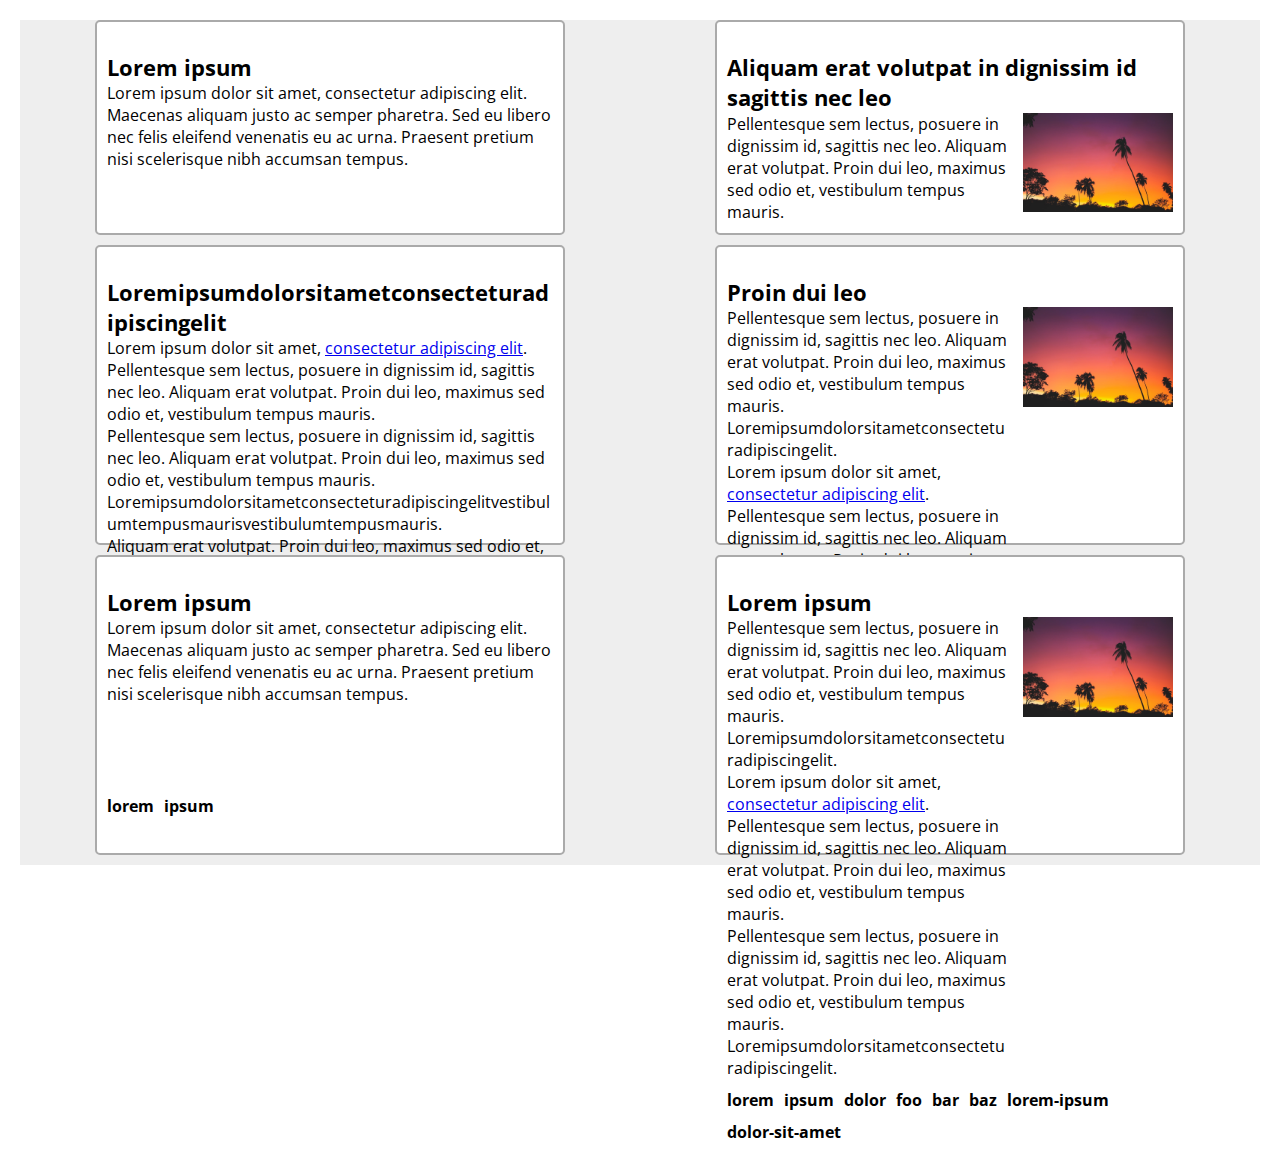
<file: verkefni5/index.html>
<!doctype html>
<html lang="en">
  <head>
    <meta charset="utf-8">
    <title>Verkefni 5</title>
    <link href="https://fonts.googleapis.com/css?family=Open+Sans:400,600" rel="stylesheet">
    <link rel="stylesheet" href="styles.css">
  </head>
  <body>
    <main>
      <div class="cards">

        <section class="card">
          <h2>Lorem ipsum</h2>
          <div class="card-body">
            <div class="card-text">
              <p>Lorem ipsum dolor sit amet, consectetur adipiscing elit. Maecenas aliquam justo ac semper pharetra. Sed eu libero nec felis eleifend venenatis eu ac urna. Praesent pretium nisi scelerisque nibh accumsan tempus.</p>
            </div>
          </div>
        </section>

        <section class="card">
          <h2>Aliquam erat volutpat in dignissim id sagittis nec leo</h2>
          <div class="card-body">
            <div class="card-text">
              <p>Pellentesque sem lectus, posuere in dignissim id, sagittis nec leo. Aliquam erat volutpat. Proin dui leo, maximus sed odio et, vestibulum tempus mauris.</p>
            </div>
            <div class="card-image">
              <img class="card-img" src="img.jpg">
            </div>
          </div>
        </section>

        <section class="card">
          <h2>Loremipsumdolorsitametconsecteturadipiscingelit</h2>
          <div class="card-body">
            <div class="card-text">
              <p>Lorem ipsum dolor sit amet, <a href="#">consectetur adipiscing elit</a>. Pellentesque sem lectus, posuere in dignissim id, sagittis nec leo. Aliquam erat volutpat. Proin dui leo, maximus sed odio et, vestibulum tempus mauris.</p>
              <p>Pellentesque sem lectus, posuere in dignissim id, sagittis nec leo. Aliquam erat volutpat. Proin dui leo, maximus sed odio et, vestibulum tempus mauris. Loremipsumdolorsitametconsecteturadipiscingelitvestibulumtempusmaurisvestibulumtempusmauris.</p>
              <p>Aliquam erat volutpat. Proin dui leo, maximus sed odio et, vestibulum tempus mauris.</p>
            </div>
          </div>
        </section>

        <section class="card">
          <h2>Proin dui leo</h2>
          <div class="card-body">
            <div class="card-text">
              <p>Pellentesque sem lectus, posuere in dignissim id, sagittis nec leo. Aliquam erat volutpat. Proin dui leo, maximus sed odio et, vestibulum tempus mauris. Loremipsumdolorsitametconsecteturadipiscingelit.</p>
              <p>Lorem ipsum dolor sit amet, <a href="#">consectetur adipiscing elit</a>. Pellentesque sem lectus, posuere in dignissim id, sagittis nec leo. Aliquam erat volutpat. Proin dui leo, maximus sed odio et, vestibulum tempus mauris.</p>
              <p>Pellentesque sem lectus, posuere in dignissim id, sagittis nec leo. Aliquam erat volutpat. Proin dui leo, maximus sed odio et, vestibulum tempus mauris. Loremipsumdolorsitametconsecteturadipiscingelit.</p>
            </div>
            <div class="card-image">
                <img class="card-img" src="img.jpg">
            </div>
          </div>
        </section>

        <section class="card">
          <h2>Lorem ipsum</h2>
          <div class="card-body">
            <div class="card-text">
              <p>Lorem ipsum dolor sit amet, consectetur adipiscing elit. Maecenas aliquam justo ac semper pharetra. Sed eu libero nec felis eleifend venenatis eu ac urna. Praesent pretium nisi scelerisque nibh accumsan tempus.</p>
            </div>
          </div>
          <ul>
            <li>lorem</li>
            <li>ipsum</li>
          </ul>
        </section>

        <section class="card">
          <h2>Lorem ipsum</h2>
          <div class="card-body">
            <div class="card-text">
              <p>Pellentesque sem lectus, posuere in dignissim id, sagittis nec leo. Aliquam erat volutpat. Proin dui leo, maximus sed odio et, vestibulum tempus mauris. Loremipsumdolorsitametconsecteturadipiscingelit.</p>
              <p>Lorem ipsum dolor sit amet, <a href="#">consectetur adipiscing elit</a>. Pellentesque sem lectus, posuere in dignissim id, sagittis nec leo. Aliquam erat volutpat. Proin dui leo, maximus sed odio et, vestibulum tempus mauris.</p>
              <p>Pellentesque sem lectus, posuere in dignissim id, sagittis nec leo. Aliquam erat volutpat. Proin dui leo, maximus sed odio et, vestibulum tempus mauris. Loremipsumdolorsitametconsecteturadipiscingelit.</p>
            </div>
            <div class="card-image">
                <img class="card-img" src="img.jpg">
            </div>
          </div>
          <ul>
            <li>lorem</li>
            <li>ipsum</li>
            <li>dolor</li>
            <li>foo</li>
            <li>bar</li>
            <li>baz</li>
            <li>lorem-ipsum</li>
            <li>dolor-sit-amet</li>
          </ul>
        </section>

      </div>
    </main>
  </body>
</html>
</file>
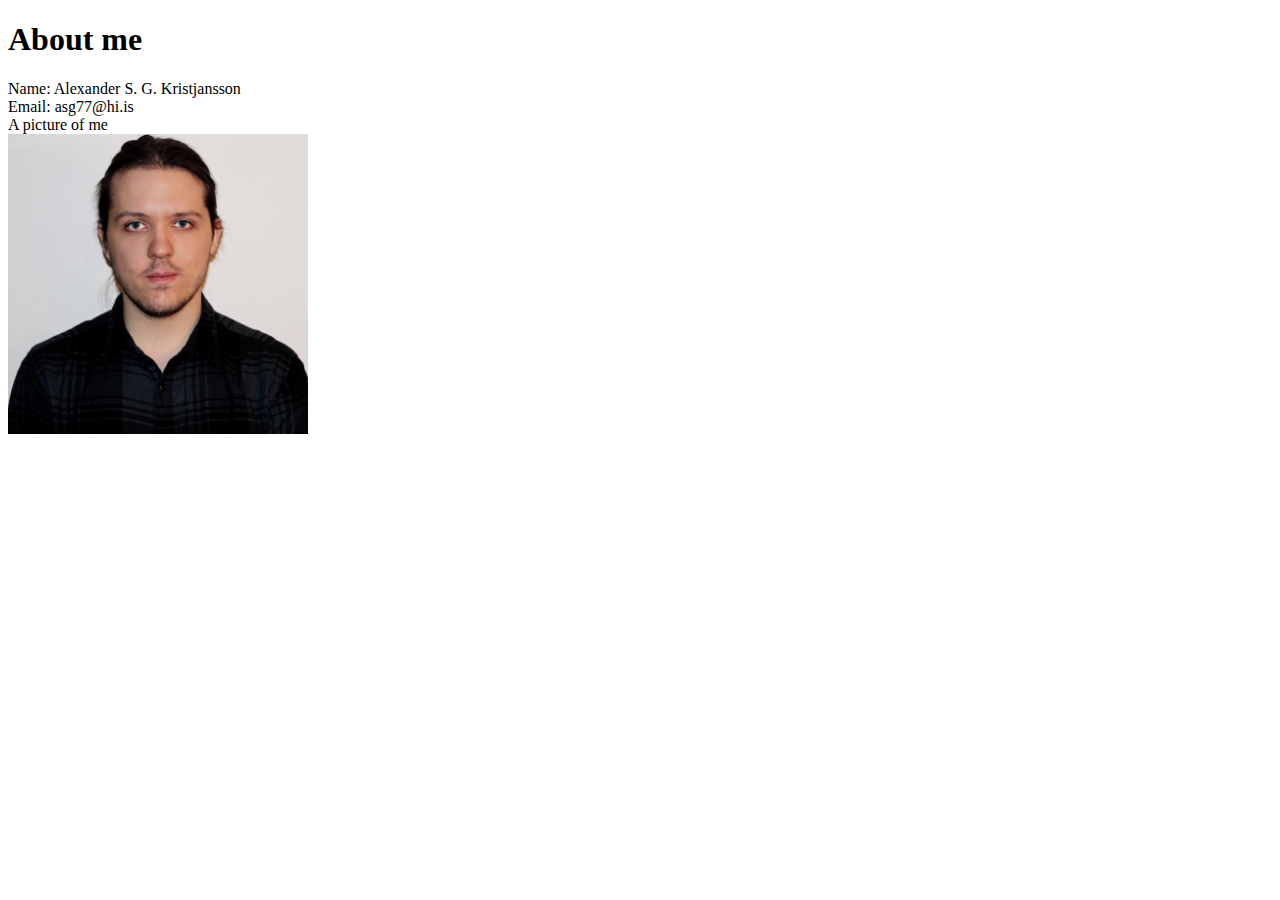
<file: verkefni1/about.html>
<!doctype html>
<html lang="is">
  <head>
    <meta charset="utf-8">
    <title>About me</title>
  </head>
  <body>
    <h1>About me</h1>
    <p>
        Name: Alexander S. G. Kristjansson <br/>
        Email: asg77@hi.is <br/>
        A picture of me <br/>
        <img src="img/pic.jpg" width="300" height="300">

    </p>
  </body>
</html>
</file>
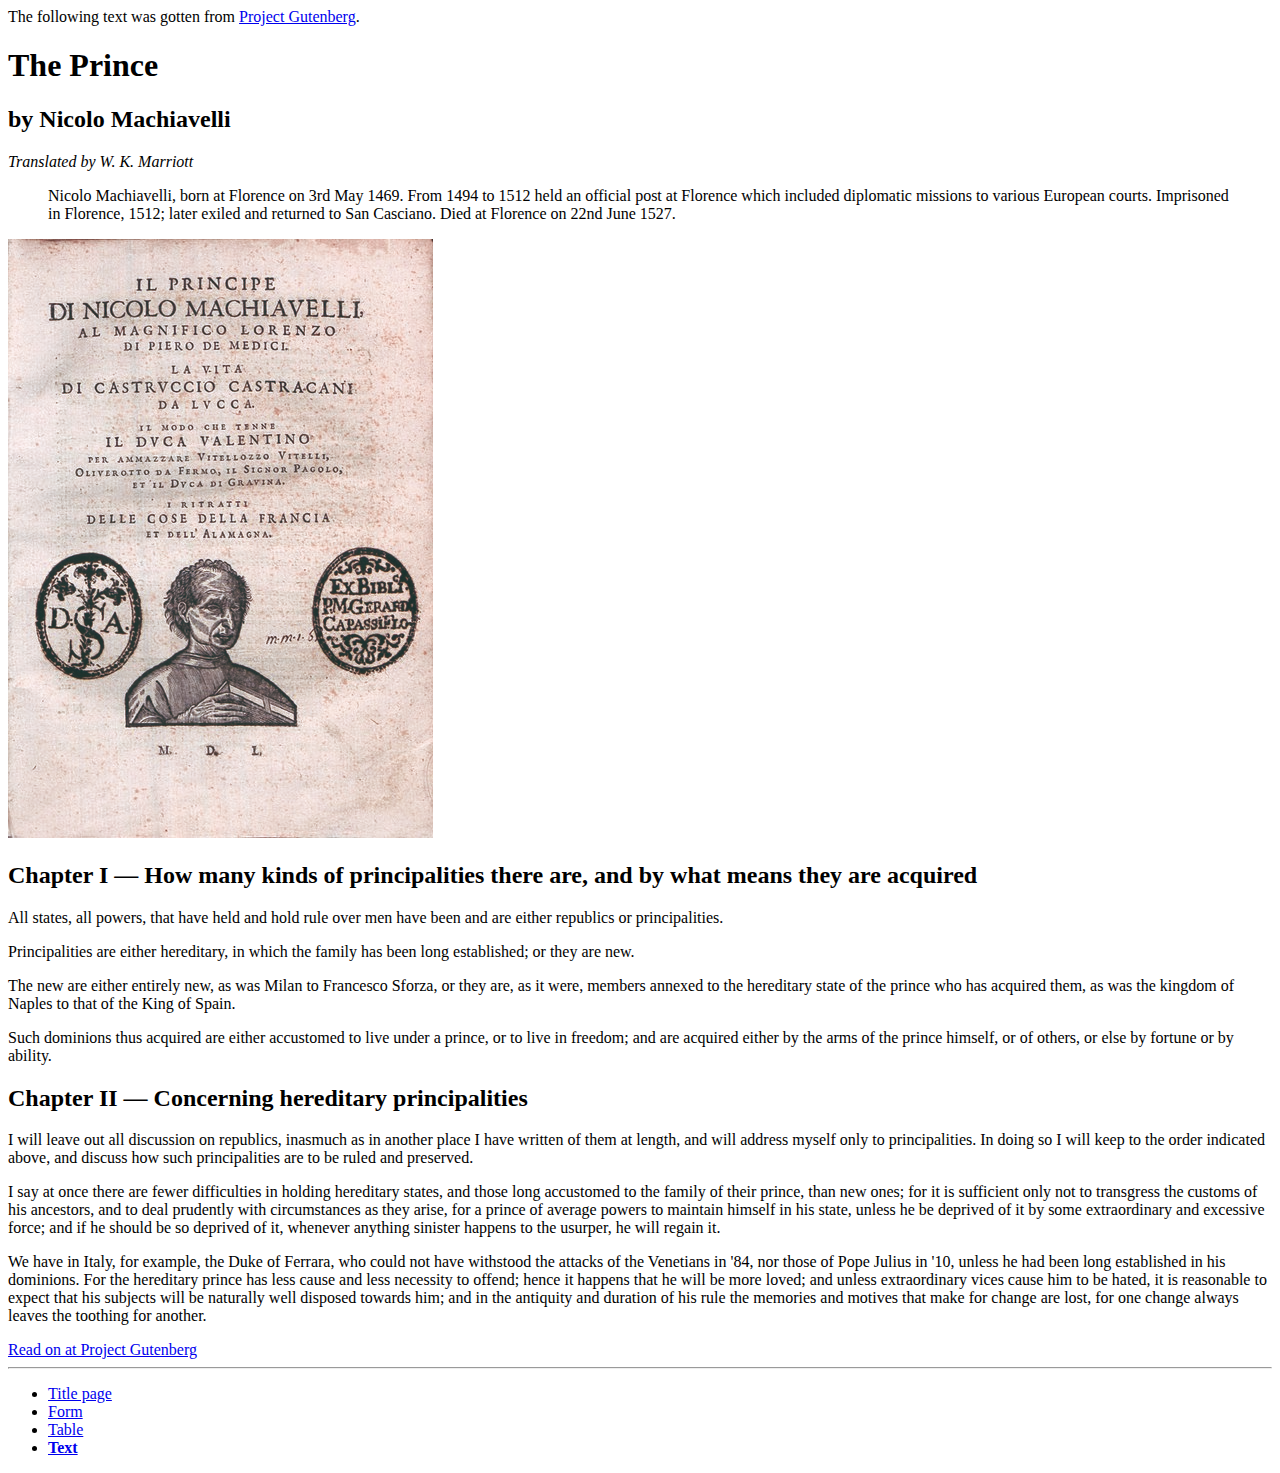
<file: verkefni2/pages/text.html>
<!doctype html>
<html lang="is">

<head>
    <meta charset="utf-8">
    <title>Text</title>
</head>

<body>

    <nav>
        The following text was gotten from <a href="https://www.gutenberg.org/">Project Gutenberg</a>.
    </nav>

    <h1>The Prince</h1>

    <h2>by Nicolo Machiavelli</h2>

    <em>Translated by W. K. Marriott</em>

    <blockquote>
        <p>Nicolo Machiavelli, born at Florence on 3rd May 1469. From 1494 to 1512 held an official post at Florence which
            included diplomatic missions to various European courts. Imprisoned in Florence, 1512; later exiled and returned
            to San Casciano. Died at Florence on 22nd June 1527.</p>
    </blockquote>

    <p><img src="prince.jpg"></p>

    <p>
        <h2> Chapter I — How many kinds of principalities there are, and by what means they are acquired </h2>
    </p>

    <p>
        All states, all powers, that have held and hold rule over men have been and are either republics or principalities.
    </p>

    <p>
        Principalities are either hereditary, in which the family has been long established; or they are new.
    </p>

    <p>
        The new are either entirely new, as was Milan to Francesco Sforza, or they are, as it were, members annexed to the hereditary
        state of the prince who has acquired them, as was the kingdom of Naples to that of the King of Spain.
    </p>

    <p>
        Such dominions thus acquired are either accustomed to live under a prince, or to live in freedom; and are acquired either
        by the arms of the prince himself, or of others, or else by fortune or by ability.
    </p>

    <p>
        <h2> Chapter II — Concerning hereditary principalities</h2>
    </p>

    <p>
        I will leave out all discussion on republics, inasmuch as in another place I have written of them at length, and will
        address myself only to principalities. In doing so I will keep to the order indicated above, and discuss how such
        principalities are to be ruled and preserved.
    </p>

    <p>
        I say at once there are fewer difficulties in holding hereditary states,
        and those long accustomed to the family of their prince, than new ones; for it is sufficient only not to transgress
        the customs of his ancestors, and to deal prudently with circumstances as they arise, for a prince of average powers
        to maintain himself in his state, unless he be deprived of it by some extraordinary and excessive force; and if he
        should be so deprived of it, whenever anything sinister happens to the usurper, he will regain it.
    </p>

    <p>
         We have in Italy,
        for example, the Duke of Ferrara, who could not have withstood the attacks of the Venetians in '84, nor those of
        Pope Julius in '10, unless he had been long established in his dominions. For the hereditary prince has less cause
        and less necessity to offend; hence it happens that he will be more loved; and unless extraordinary vices cause him
        to be hated, it is reasonable to expect that his subjects will be naturally well disposed towards him; and in the
        antiquity and duration of his rule the memories and motives that make for change are lost, for one change always
        leaves the toothing for another.
    </p>

    <nav>
        <a href="https://www.gutenberg.org/ebooks/1232">Read on at Project Gutenberg</a>
    </nav>

    <hr>

    <nav>
        <ul>
            <li><a href="../index.html"> Title page </a></li>
            <li><a href="formi.html"> Form </a></li>
            <li><a href="table.html"> Table </a></li>
            <li><a href="text.html"> <b>Text</b> </a></li>
        </ul>
    </nav>

</body>

</html>
</file>
<file: test/test.css>
body{
    margin-top: 50px;
}

.container {
    margin: auto;
    background-color: black;
    width: 75%;
    height: 500px;
    display: flex;
    align-items: center;
    flex-wrap: wrap;
    align-content: flex-end;
}

.box {
    width:100px;
    height: 100px;
    background-color: blue;
    border: 1px solid white;

    display: flex;
    align-items: center;
    justify-content: center;
}

.tinybox {
    width: 30px;
    height: 30px;
    background-color: pink;
    border: 1px solid black;
}
</file>
<file: v5-synilausn/styles.css>
* {
  margin: 0;
  padding: 0;
}

*, *:before, *:after {
  box-sizing: inherit;
}

html {
  box-sizing: border-box;

  font-family: 'Open Sans', helvetica, arial, sans-serif;
  font-size: 16px;
}

main {
  margin: 0 auto;
  max-width: 1500px;
  padding: 20px;
}

.cards {
  display: flex;
  flex-wrap: wrap;
  justify-content: space-around;

  background: #eee;
}

.card {
  display: flex;
  flex-direction: column;

  margin-bottom: 10px;
  padding: 10px;
  width: 100%;
  max-width: 470px;
  max-height: 300px;
  overflow: hidden;

  background-color: #fff;
  border: 2px solid #aaa;
  border-radius: 5px;
}

.card:hover {
  box-shadow: 0px 0px 20px 5px rgba(0, 0, 0, 0.2)
}

.card__title {
  margin-bottom: 20px;

  font-size: 1.375em;
  line-height: 1;
  word-break: break-word;
}

.card__content {
  display: flex;
  flex: 2;
}

.card__text {
  font-size: 1em;
  line-height: 1.375;
  overflow: auto;
  word-break: break-word;
}

.card__image {
  padding-left: 20px;
  flex: 0 0 150px;
}

.card__img {
  max-width: 100%;
}

.card__tags {
  margin-top: 10px;

  display: flex;
  flex-wrap: wrap;
  align-items: center;

  list-style: none;
}

.card__tag {
  font-weight: bold;
  margin-right: 10px;
}
</file>
<file: verkefni3/styles.css>
html{
    font-size: 18px;
}

h1{
    margin:0;
    margin-bottom: 2em; 
    font-size: 2em;
    border-bottom: 1px solid #999;
}

h2{
    margin: 0;
    color: #999;
    font-size: 1.6em;
}

h3{
     margin: 0;
     font-size: 1em;
}

.card-text button{
    font-size: 1em;
    border: 5px solid #999;
    display: block;
    border-left-color: #666;
    border-bottom-color: #666;
}

.card-text button:hover{
    border-width: 10px;
    border-top-color: #666;
    border-right-color: #666;
    border-bottom-color: #999;
    border-left-color: #999;
}

.card-text p:nth-child(2){
    font-size: 1em;
    margin-left: 0;

}

.card-text p:nth-child(3){
    font-size: .889em;
    margin-left:2.78em;
}

.card-text p:nth-child(4){
    font-size: .778em;
    margin-left: 5.556em;
}

.card-text p:nth-child(2):first-line{
    background-color: #ccc;
}

.card-text p:nth-child(3):first-line{
    background-color: #ddd;
}

.card-text p:nth-child(4):first-line{
    background-color: #eee;
}

.card-text p:first-letter{
    font-size: 2em;

}

.card-section h2{
display: none;
}

.card{
    display: inline-block;

    width: 10em;
    height: 10em;

    margin: 0.5em;
    padding: 0.5em;
    border: 1px solid black;
}

.cards{
    display: block;
    margin: 0 auto;
    width: 100%;
    max-width: 37em;
}

.card:nth-child(even){
    background-color: #333;
    color: #fff;

}

.cards:hover .card:nth-child(even){
    background-color: #fff;
    color: #333;
}

.cards:hover .card:nth-child(odd){
    background-color: #333;
    color: #fff;
}

.cards button {
    font-size: 1em;
    border: 5px solid #999;
    display: block;
    margin: 1em auto;
    border-left-color: #666;
    border-bottom-color: #666;
}

.cards button:hover{
    border-width: 10px;
    border-top-color: #666;
    border-right-color: #666;
    border-bottom-color: #999;
    border-left-color: #999;
}

.card-section{
    padding-top: 1em;
    margin-bottom:1em;
    border-bottom: 1px solid #c00;
    
}

body:after{
    content: "Ekki meira efni";
    margin-bottom: 1em;
}
</file>
<file: verkefni4/styles.css>
* {
    margin: 0;
    padding: 0;
  }
  
  *, *:before, *:after {
    box-sizing: inherit;
  }
  
  html {
    box-sizing: border-box;
    font-size: 28px;
    font-family: 'Merriweather', serif;

  }
  

  body {
    background-color: #333;
    color: #ddd;
  }

  header {
      background: url(img/trees.jpg) 50% 50%;
      background-size: cover;
      background-attachment: fixed;

      width: 100%;
      height: 100vh;
      font-size: 2rem;
      margin-bottom: 2rem;

      padding-top: 20vh;
      font-family: 'IM Fell DW Pica',serif;
      color: #333;

  }

  h1{
      font-size: 10vmin;
      margin-bottom: 1rem;
      margin: 0 auto;
      text-align: center;
      padding-left: 1em;
      padding-right: 1em;

  }

  header h2{
      margin: 0 auto;
      text-align: center;
      font-size: 5vmin;
      margin-bottom: 1rem;
      padding-left: 1em;
      padding-right: 1em;
  }

  header p{
    margin: 0 auto;
    text-align: center;
    font-size: 5vmin;
    font-variant-caps: all-petite-caps;
    margin-bottom: 1rem;
    padding-left: 1em;
    padding-right: 1em;
  }

  .protection {
      position: absolute;
      top: 0;
      bottom: 0;
      right: 0;
      left: 0;

      background-color: rgba(255, 255, 255, 0.1);
  }

  blockquote{
      font-family: 'Merriweather 400 italic', serif;
      font-style: italic;
      margin-bottom: 2rem;
      font-size: 1rem;
      line-height: 2rem;
      text-align: right;
      margin-right: 4em;
  }
  blockquote cite{
      font-style: initial;
      font-variant-caps: all-petite-caps;
  }

.content{
    max-width: 50em;
    margin: 0 auto;
    padding-left: 2em;
    padding-right: 2em;
}

section p:first-of-type:first-letter {
    float: left;
    font-size: 6em;
    font-weight: bold;
    line-height: 1;
    padding-right: 0.1em;
}

p{
    font-size: 1rem;
    line-height: 2rem;
    margin-bottom: 2rem;
}

.seperator {
    background: url(img/trees.jpg) 50% 50%;
    background-size: cover;
    background-attachment: fixed;
    width: 100%;
    height: 60vh;
    border: 0;
    margin-top: 1rem;
    margin-bottom: 1rem;
    padding-top: 20vh;
}

.seperator-one {
    background: url(img/tree-fog.jpg) 50% 50%;
    background-size: cover;
    background-attachment: fixed;
}

.seperator-two {
    background: url(img/castle.jpg) 50% 50%;
    background-size: cover;
    background-attachment: fixed;
}

.seperator-three {
    background: url(img/hands.jpg) 50% 50%;
    background-size: cover;
    background-attachment: fixed;
}

.seperator-four {
    background: url(img/moon.jpg) 50% 50%;
    background-size: cover;
    background-attachment: fixed;
}

.content p + p {
    text-indent: 2em;
}

.ps{
    background: url(img/trees.jpg) 50% 50%;
    background-size: cover;
    background-attachment: fixed;

    width: 100%;
    height: 100vh;
    font-size: 2rem;
    margin-bottom: 2rem;

    padding-top: 20vh;
    font-family: 'IM Fell DW Pica',serif;
    color: #333;
    
}
.ps h2{
    font-size: 10vmin;
    margin-bottom: 1rem;
    margin: 0 auto;
    text-align: center;
    padding-left: 1em;
    padding-right: 1em;
    font-variant-caps: all-petite-caps;
}

.ps p{
    margin: 0 auto;
    text-align: center;
    font-size: 5vmin;
    font-variant-caps: all-petite-caps;
    margin-bottom: 1rem;
    padding-left: 1em;
    padding-right: 1em;
    padding-top: 3rem;
}

footer{
    color: #333;
    background-color: #ddd;
    padding: 1em;
    margin: 0 auto;
}
footer p{
    margin: .5em auto;
}

footer a:link{
    color: #333;
    text-decoration: none;
    font-weight: bold;
}
footer ul{
    padding-bottom: 1em;
    list-style-type: none;
}

footer a:hover{
    text-decoration: underline;
}

.foot-width{
    max-width: 50em;
}
</file>
<file: verkefni5/styles.css>
* {
  margin: 0;
  padding: 0;
}

*, *:before, *:after {
  box-sizing: inherit;
}

html {
  box-sizing: border-box;

  font-family: 'Open Sans', helvetica, arial, sans-serif;
  font-size: 16px;
}

main {
  margin: 0 auto;
  max-width: 1500px;
  padding: 20px;
}

.cards {
  background: #eee;

  display: flex;
  flex-wrap: wrap;
  align-content: space-around;

}

.card {
  max-width: 29.375em;
  max-height: 18.75em;
  margin: 0 auto;
  margin-bottom: 10px;
  background-color: #fff;
  border: 2px solid #aaa;
  border-radius: 5px; 
;

  display: flex;
  flex-direction: column;
  margin-bottom: 10px;
  padding: 10px;
}

.card-image {
  flex-basis: 9.375em;
  padding-left: 1em;
}

.card-img {
  max-width: 9.375em;
}

ul {
  margin-top: 10px;
  display: flex;
  flex-wrap: wrap;
  list-style: none;
  flex-grow:1;
  padding-bottom: 1em;
}

li {
  font-weight: bold;
  margin-right: 10px;
  margin-bottom: 10px;
  margin-top:auto;
  flex-flow:column;


}

h2 {
  margin-top: 20px;
  font-size: 1.375em;
  line-height: 1.375em;
  word-break: break-word;
}

.card-body {
  display: flex;
  flex-basis: 100%;

}

.card-text {
  font-size: 1em;
  line-height: 1.375;
  overflow: auto;
  word-break: break-word;
}
</file>
